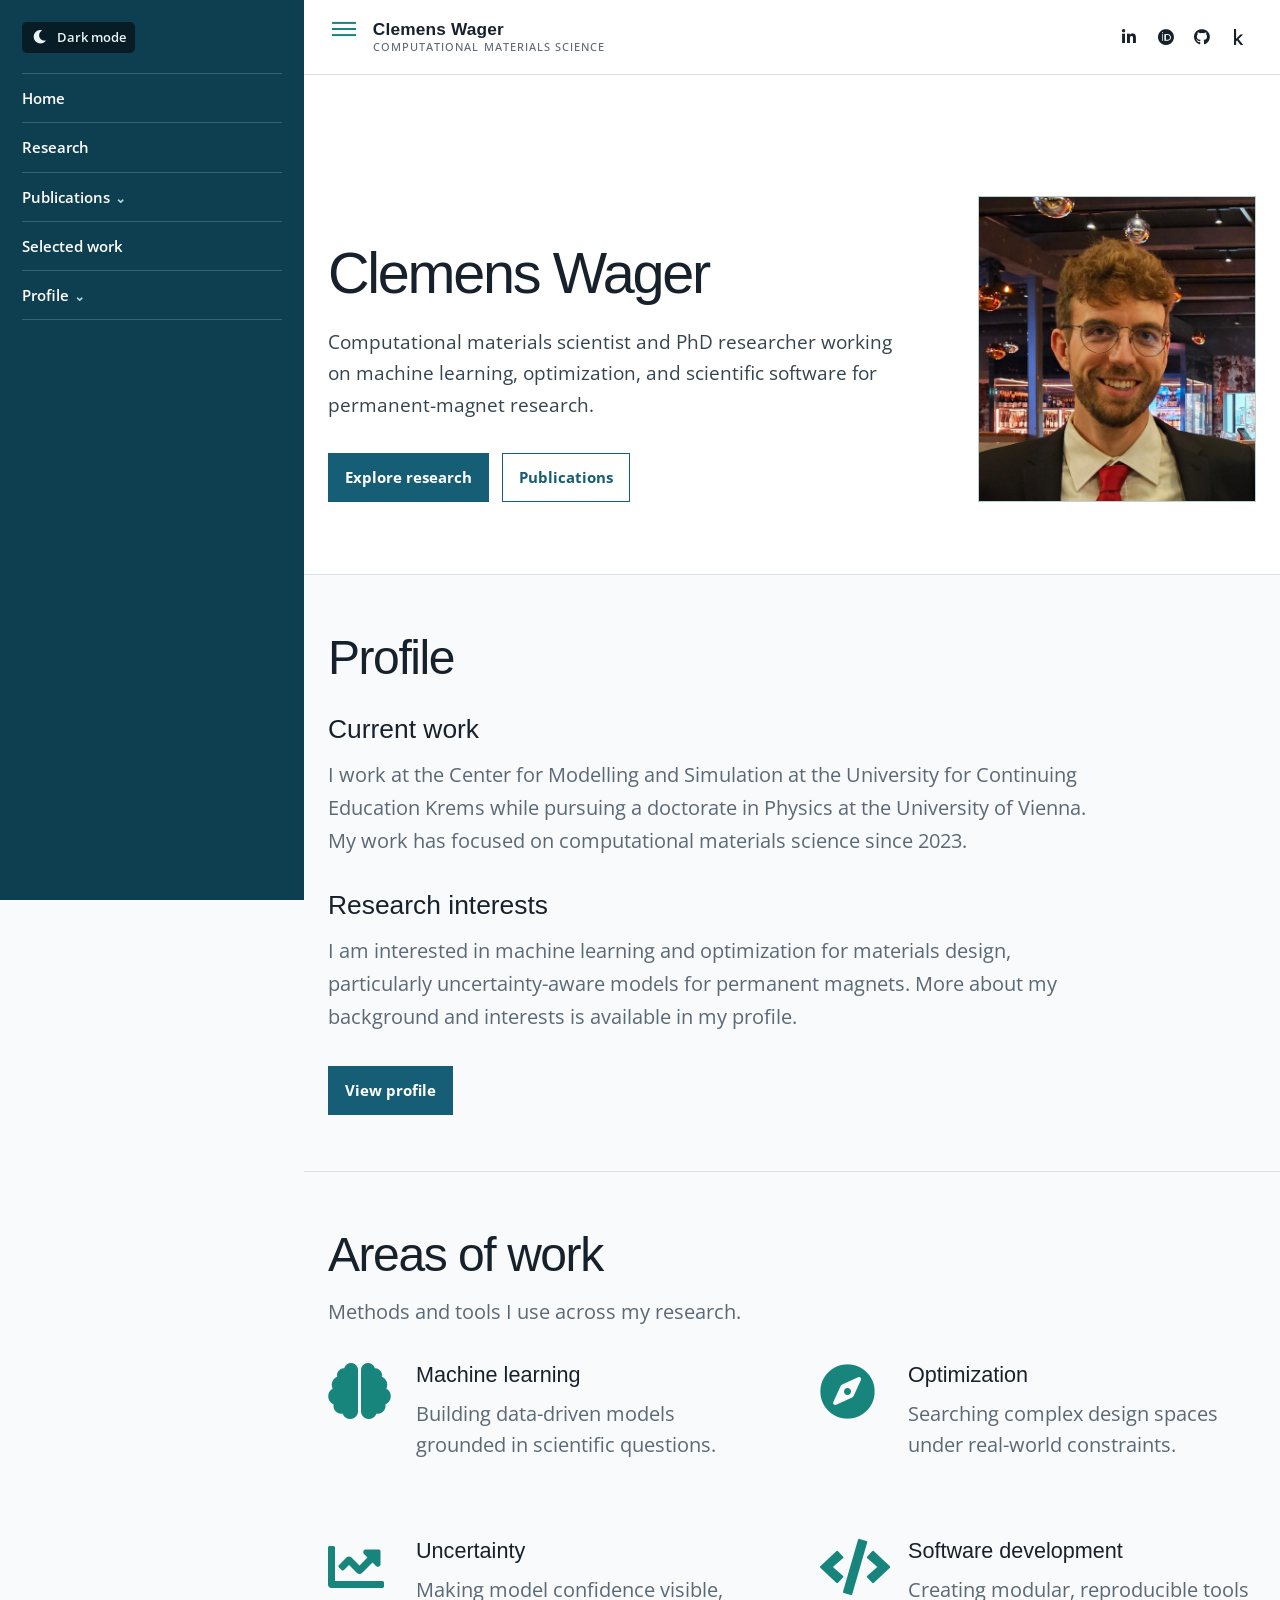
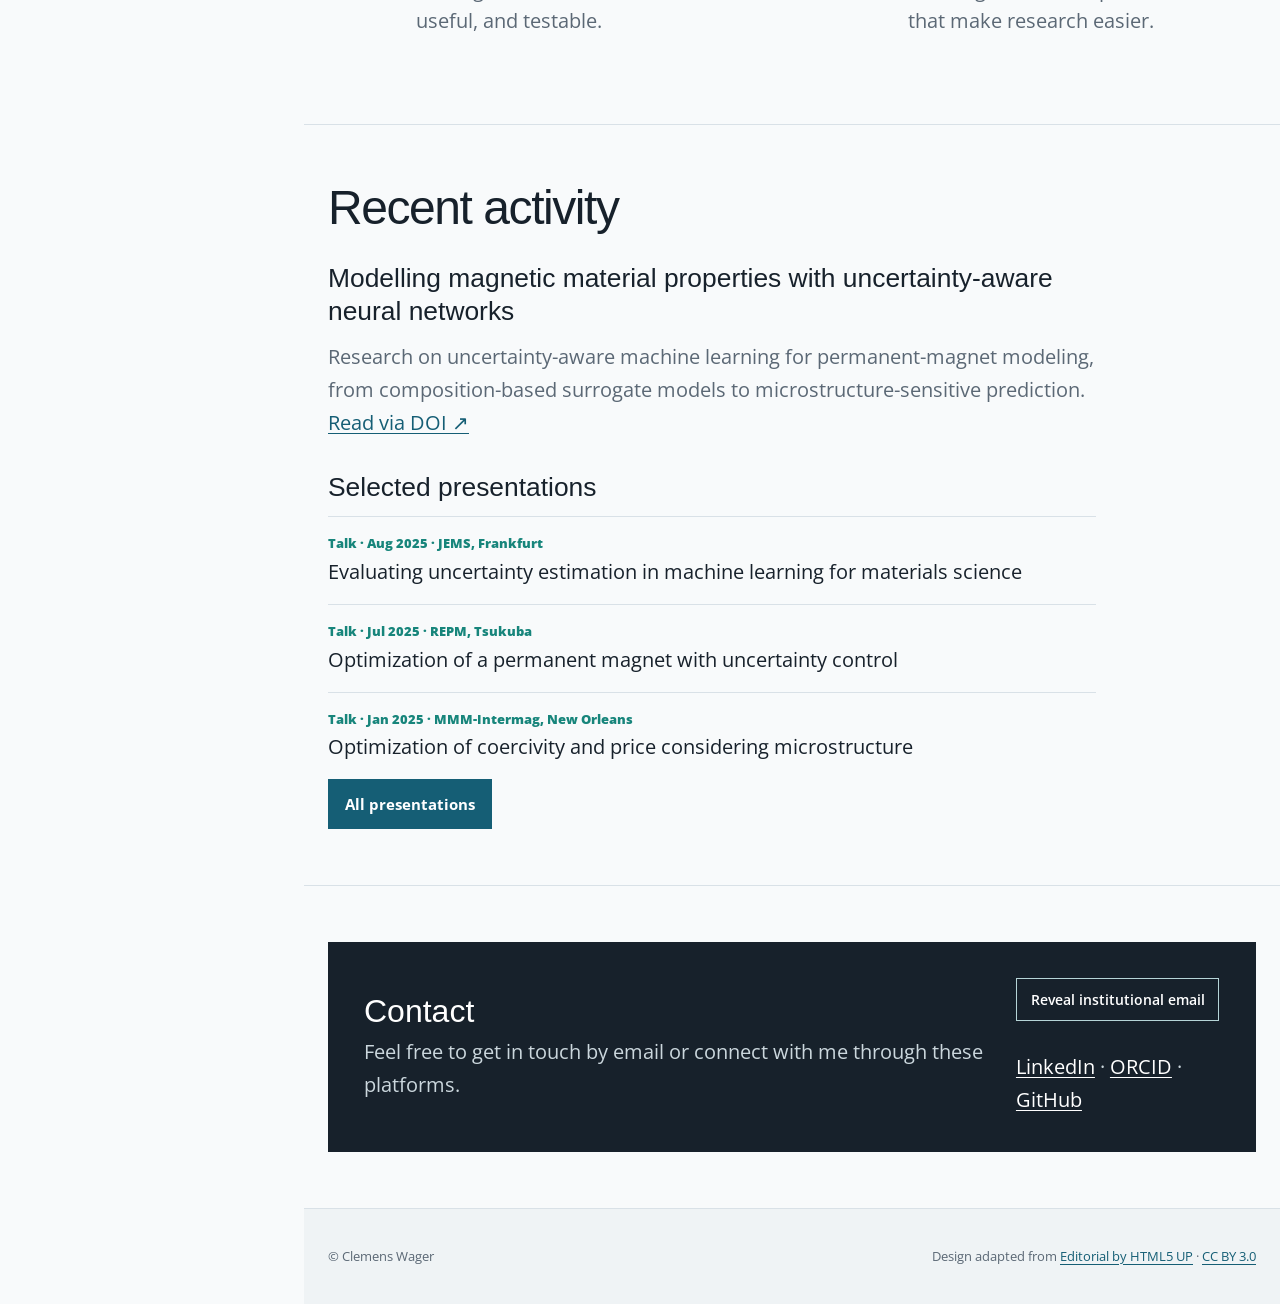
<file: index.html>
<!doctype html>
<html lang="en">
  <head>
    <meta charset="utf-8" />
    <meta name="viewport" content="width=device-width,initial-scale=1" />
    <meta
      name="description"
      content="Clemens Wager is a computational scientist building reliable machine-learning, optimization, and scientific-software workflows."
    />
    <meta name="theme-color" content="#155e75" />
    <meta property="og:title" content="Clemens Wager — Computational Materials Scientist" />
    <meta
      property="og:description"
      content="Scientific computing, machine learning, optimization, and uncertainty quantification."
    />
    <meta property="og:type" content="website" />
    <meta property="og:url" content="https://wagerc97.github.io/" />
    <meta property="og:site_name" content="Clemens Wager" />
    <meta property="og:image" content="https://wagerc97.github.io/images/avatar/me_2025-08.jpeg" />
    <meta property="og:image:width" content="1280" />
    <meta property="og:image:height" content="1280" />
    <meta property="og:image:type" content="image/jpeg" />
    <meta name="twitter:card" content="summary" />
    <link rel="canonical" href="https://wagerc97.github.io/" />
    <title>Clemens Wager | Computational Materials Scientist</title>
    <link rel="icon" type="image/png" href="images/favicon/light_bulb_dark.png" />
    <link rel="stylesheet" href="assets/css/main.css" />
    <link rel="stylesheet" href="assets/css/fontawesome-all.min.css" />
    <link rel="stylesheet" href="assets/css/print.css" />
    <link
      rel="stylesheet"
      href="https://fonts.googleapis.com/css?family=Open+Sans:400,600,400italic,600italic"
    />
    <link
      rel="stylesheet"
      href="https://api.fontshare.com/v2/css?f[]=satoshi@400,500,700&display=swap"
    />
  </head>
  <body>
    <a class="skip-link" href="#main">Skip to content</a>
    <header class="topbar">
      <div class="topbar-inner">
        <div class="topbar-identity">
          <button
            type="button"
            class="menu-toggle"
            aria-expanded="false"
            aria-controls="site-sidebar"
            aria-label="Open navigation"
          >
            Menu</button
          ><a class="brand" href="index.html"
            >Clemens Wager<span>Computational materials science</span></a
          >
        </div>
        <div class="topbar-actions">
          <div class="social-links" role="group" aria-label="Professional links">
            <a
              href="https://www.linkedin.com/in/clemens-wager/?locale=en_US"
              rel="noopener noreferrer"
              aria-label="LinkedIn"
              ><i class="fab fa-linkedin-in" aria-hidden="true"></i></a
            ><a
              href="https://orcid.org/0009-0009-9128-2704"
              rel="noopener noreferrer"
              aria-label="ORCID"
              ><i class="fab fa-orcid" aria-hidden="true"></i></a
            ><a href="https://github.com/wagerc97" rel="noopener noreferrer" aria-label="GitHub"
              ><i class="fab fa-github" aria-hidden="true"></i></a
            ><a href="https://www.kaggle.com/wagerc97" rel="noopener noreferrer" aria-label="Kaggle"
              ><i class="fab fa-kaggle" aria-hidden="true"></i
            ></a>
          </div>
        </div>
      </div>
    </header>
    <aside class="site-sidebar" id="site-sidebar" aria-label="Site navigation">
      <div class="sidebar-inner">
        <button class="theme-toggle" type="button" aria-pressed="false">
          <i class="fas fa-moon" aria-hidden="true"></i>
          <span class="theme-toggle-label">Dark mode</span>
        </button>
        <nav class="site-nav" id="site-nav" aria-label="Main navigation">
          <ul>
            <li><a href="index.html" aria-current="page">Home</a></li>
            <li><a href="sites/research.html">Research</a></li>
            <li>
              <details class="nav-group">
                <summary>Publications</summary>
                <ul>
                  <li><a href="sites/publications.html#papers">Papers</a></li>
                  <li><a href="sites/publications.html#presentations">Presentations</a></li>
                </ul>
              </details>
            </li>
            <li><a href="sites/work.html">Selected work</a></li>
            <li>
              <details class="nav-group">
                <summary>Profile</summary>
                <ul>
                  <li><a href="sites/profile.html#about">About</a></li>
                  <li><a href="sites/profile.html#interests">Interests</a></li>
                  <li><a href="sites/profile.html#timeline">Selected CV</a></li>
                </ul>
              </details>
            </li>
          </ul>
        </nav>
      </div>
    </aside>
    <main id="main">
      <section class="hero" id="introduction">
        <div class="container hero-grid">
          <div>
            <h1>Clemens Wager</h1>
            <p>
              Computational materials scientist and PhD researcher working on machine learning,
              optimization, and scientific software for permanent-magnet research.
            </p>
            <div class="actions">
              <a class="button" href="sites/research.html">Explore research</a
              ><a class="button ghost" href="sites/publications.html">Publications</a>
            </div>
          </div>
          <figure class="hero-avatar">
            <img src="images/avatar/me_2025-08.jpeg" alt="Clemens Wager" />
          </figure>
        </div>
      </section>
      <section id="about">
        <div class="container">
          <div class="section-heading">
            <h2>Profile</h2>
          </div>
          <div class="intro-statements">
            <article>
              <h3>Current work</h3>
              <p>
                I work at the Center for Modelling and Simulation at the University for Continuing
                Education Krems while pursuing a doctorate in Physics at the University of Vienna.
                My work has focused on computational materials science since 2023.
              </p>
            </article>
            <article>
              <h3>Research interests</h3>
              <p>
                I am interested in machine learning and optimization for materials design,
                particularly uncertainty-aware models for permanent magnets. More about my
                background and interests is available in my profile.
              </p>
              <br />
              <a class="button" href="sites/profile.html">View profile</a>
            </article>
          </div>
        </div>
      </section>
      <section id="topics">
        <div class="container">
          <div class="section-heading">
            <h2>Areas of work</h2>
            <p>Methods and tools I use across my research.</p>
          </div>
          <div class="topic-list topic-list-icons">
            <article>
              <span class="icon fas fa-brain" aria-hidden="true"></span>
              <h3>Machine learning</h3>
              <p>Building data-driven models grounded in scientific questions.</p>
            </article>
            <article>
              <span class="icon fas fa-compass" aria-hidden="true"></span>
              <h3>Optimization</h3>
              <p>Searching complex design spaces under real-world constraints.</p>
            </article>
            <article>
              <span class="icon fas fa-chart-line" aria-hidden="true"></span>
              <h3>Uncertainty</h3>
              <p>Making model confidence visible, useful, and testable.</p>
            </article>
            <article>
              <span class="icon fas fa-code" aria-hidden="true"></span>
              <h3>Software development</h3>
              <p>Creating modular, reproducible tools that make research easier.</p>
            </article>
          </div>
        </div>
      </section>
      <section id="highlights">
        <div class="container">
          <div class="section-heading">
            <h2>Recent activity</h2>
          </div>
          <div class="intro-statements">
            <article>
              <h3>Modelling magnetic material properties with uncertainty-aware neural networks</h3>
              <p>
                Research on uncertainty-aware machine learning for permanent-magnet modeling, from
                composition-based surrogate models to microstructure-sensitive prediction.
              </p>
              <a href="https://doi.org/10.1016/j.commatsci.2026.115073" rel="noopener noreferrer"
                >Read via DOI ↗</a
              >
            </article>
            <article>
              <h3>Selected presentations</h3>
              <ul class="talks">
                <li>
                  <time datetime="2025-08-28">Talk · Aug 2025 · JEMS, Frankfurt</time>Evaluating
                  uncertainty estimation in machine learning for materials science
                </li>
                <li>
                  <time datetime="2025-07-31">Talk · Jul 2025 · REPM, Tsukuba</time>Optimization of
                  a permanent magnet with uncertainty control
                </li>
                <li>
                  <time datetime="2025-01-15">Talk · Jan 2025 · MMM-Intermag, New Orleans</time
                  >Optimization of coercivity and price considering microstructure
                </li>
              </ul>
              <a class="button" href="sites/publications.html#presentations">All presentations</a>
            </article>
          </div>
        </div>
      </section>
      <!--section id="selected-work">
        <div class="container">
          <div class="section-heading">
            <h2>Selected software and projects</h2>
            <p>A selection of the software and computational projects that support my research.</p>
          </div>
          <a class="button" href="sites/work.html">View selected work</a>
        </div>
      </section-->
    </main>
    <section>
      <div class="container">
        <div class="contact-box">
          <div>
            <h2>Contact</h2>
            <p>Feel free to get in touch by email or connect with me through these platforms.</p>
          </div>
          <div>
            <button class="email-reveal" type="button" data-email-reveal>
              Reveal institutional email
            </button>
            <div class="email-output" aria-live="polite"></div>
            <p>
              <a
                href="https://www.linkedin.com/in/clemens-wager/?locale=en_US"
                rel="noopener noreferrer"
                >LinkedIn</a
              >
              ·
              <a href="https://orcid.org/0009-0009-9128-2704" rel="noopener noreferrer">ORCID</a> ·
              <a href="https://github.com/wagerc97" rel="noopener noreferrer">GitHub</a>
            </p>
          </div>
        </div>
      </div>
    </section>
    <footer class="site-footer">
      <div class="container footer-inner">
        <span>© Clemens Wager</span
        ><span
          >Design adapted from <a href="https://html5up.net/editorial">Editorial by HTML5 UP</a> ·
          <a href="LICENSE.txt">CC BY 3.0</a></span
        >
      </div>
    </footer>
    <script src="assets/js/main.js"></script>
  </body>
</html>
</file>
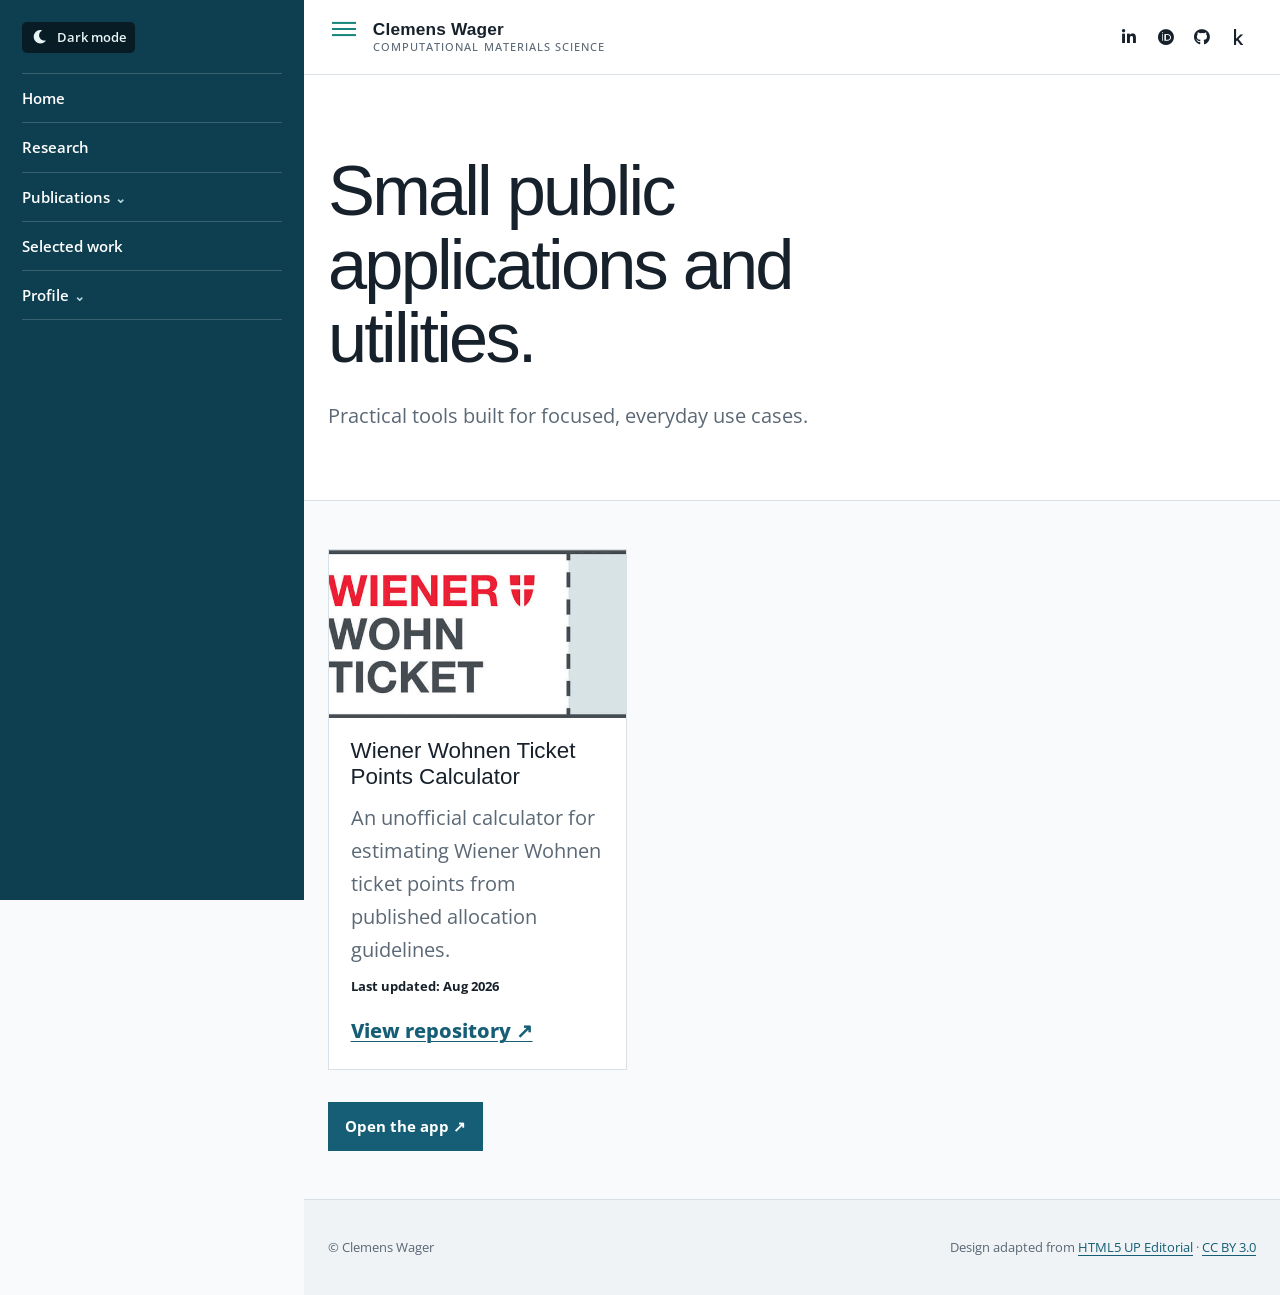
<file: sites/apps.html>
<!doctype html>
<html lang="en">
  <head>
    <meta charset="utf-8" />
    <meta name="viewport" content="width=device-width,initial-scale=1" />
    <meta name="description" content="Small public applications and utilities by Clemens Wager." />
    <meta property="og:title" content="Apps | Clemens Wager" />
    <meta
      property="og:description"
      content="Small public applications and utilities by Clemens Wager."
    />
    <meta property="og:type" content="website" />
    <meta property="og:url" content="https://wagerc97.github.io/sites/apps.html" />
    <meta property="og:site_name" content="Clemens Wager" />
    <meta property="og:image" content="https://wagerc97.github.io/images/avatar/me_2025-08.jpeg" />
    <meta property="og:image:width" content="1280" />
    <meta property="og:image:height" content="1280" />
    <meta property="og:image:type" content="image/jpeg" />
    <meta name="twitter:card" content="summary" />
    <link rel="canonical" href="https://wagerc97.github.io/sites/apps.html" />
    <title>Apps | Clemens Wager</title>
    <link rel="icon" type="image/png" href="../images/favicon/light_bulb_dark.png" />
    <link rel="stylesheet" href="../assets/css/main.css" />
    <link rel="stylesheet" href="../assets/css/fontawesome-all.min.css" />
    <link
      rel="stylesheet"
      href="https://fonts.googleapis.com/css?family=Open+Sans:400,600,400italic,600italic"
    />
    <link
      rel="stylesheet"
      href="https://api.fontshare.com/v2/css?f[]=satoshi@400,500,700&display=swap"
    />
  </head>
  <body>
    <a class="skip-link" href="#main">Skip to content</a>
    <header class="topbar">
      <div class="topbar-inner">
        <div class="topbar-identity">
          <button
            type="button"
            class="menu-toggle"
            aria-expanded="false"
            aria-controls="site-sidebar"
            aria-label="Open navigation"
          >
            Menu</button
          ><a class="brand" href="../index.html"
            >Clemens Wager<span>Computational materials science</span></a
          >
        </div>
        <div class="topbar-actions">
          <div class="social-links" role="group" aria-label="Professional links">
            <a
              href="https://www.linkedin.com/in/clemens-wager/?locale=en_US"
              rel="noopener noreferrer"
              aria-label="LinkedIn"
              ><i class="fab fa-linkedin-in" aria-hidden="true"></i></a
            ><a
              href="https://orcid.org/0009-0009-9128-2704"
              rel="noopener noreferrer"
              aria-label="ORCID"
              ><i class="fab fa-orcid" aria-hidden="true"></i></a
            ><a href="https://github.com/wagerc97" rel="noopener noreferrer" aria-label="GitHub"
              ><i class="fab fa-github" aria-hidden="true"></i></a
            ><a href="https://www.kaggle.com/wagerc97" rel="noopener noreferrer" aria-label="Kaggle"
              ><i class="fab fa-kaggle" aria-hidden="true"></i
            ></a>
          </div>
        </div>
      </div>
    </header>
    <aside class="site-sidebar" id="site-sidebar" aria-label="Site navigation">
      <div class="sidebar-inner">
        <button class="theme-toggle" type="button" aria-pressed="false">
          <i class="fas fa-moon" aria-hidden="true"></i>
          <span class="theme-toggle-label">Dark mode</span>
        </button>
        <nav class="site-nav" id="site-nav" aria-label="Main navigation">
          <ul>
            <li><a href="../index.html">Home</a></li>
            <li><a href="research.html">Research</a></li>
            <li>
              <details class="nav-group">
                <summary>Publications</summary>
                <ul>
                  <li><a href="publications.html#papers">Papers</a></li>
                  <li><a href="publications.html#presentations">Presentations</a></li>
                </ul>
              </details>
            </li>
            <li><a href="work.html">Selected work</a></li>
            <li>
              <details class="nav-group">
                <summary>Profile</summary>
                <ul>
                  <li><a href="profile.html#about">About</a></li>
                  <li><a href="profile.html#interests">Interests</a></li>
                  <li><a href="profile.html#timeline">Selected CV</a></li>
                </ul>
              </details>
            </li>
          </ul>
        </nav>
      </div>
    </aside>
    <main id="main">
      <section class="page-hero" id="introduction">
        <div class="container">
          <h1>Small public applications and utilities.</h1>
          <p>Practical tools built for focused, everyday use cases.</p>
        </div>
      </section>
      <section class="page-section" id="apps">
        <div class="container">
          <div class="work-grid">
            <article>
              <a
                class="project-image-link"
                href="https://wagerc97.github.io/wiener_wohnen_ticket_punkte/"
                rel="noopener noreferrer"
                aria-label="View Wiener Wohnen Ticket Points Calculator repository"
                ><img
                  class="project-thumb"
                  src="../images/thumbs/wiener_wohn_ticket.jpeg"
                  alt="Application interface sketch"
              /></a>
              <h3>Wiener Wohnen Ticket Points Calculator</h3>
              <p>
                An unofficial calculator for estimating Wiener Wohnen ticket points from published
                allocation guidelines.
              </p>
              <p class="project-date">
                <time datetime="2026-08-14">Last updated: Aug 2026</time>
              </p>
              <a
                href="https://github.com/wagerc97/wiener_wohnen_ticket_punkte"
                rel="noopener noreferrer"
                >View repository ↗</a
              >
            </article>
          </div>
          <div class="actions">
            <a
              class="button"
              href="https://wagerc97.github.io/wiener_wohnen_ticket_punkte/"
              rel="noopener noreferrer"
              >Open the app ↗</a
            >
          </div>
        </div>
      </section>
    </main>
    <footer class="site-footer">
      <div class="container footer-inner">
        <span>© Clemens Wager</span
        ><span
          >Design adapted from <a href="https://html5up.net/editorial">HTML5 UP Editorial</a> ·
          <a href="../LICENSE.txt">CC BY 3.0</a></span
        >
      </div>
    </footer>
    <script src="../assets/js/main.js"></script>
  </body>
</html>
</file>
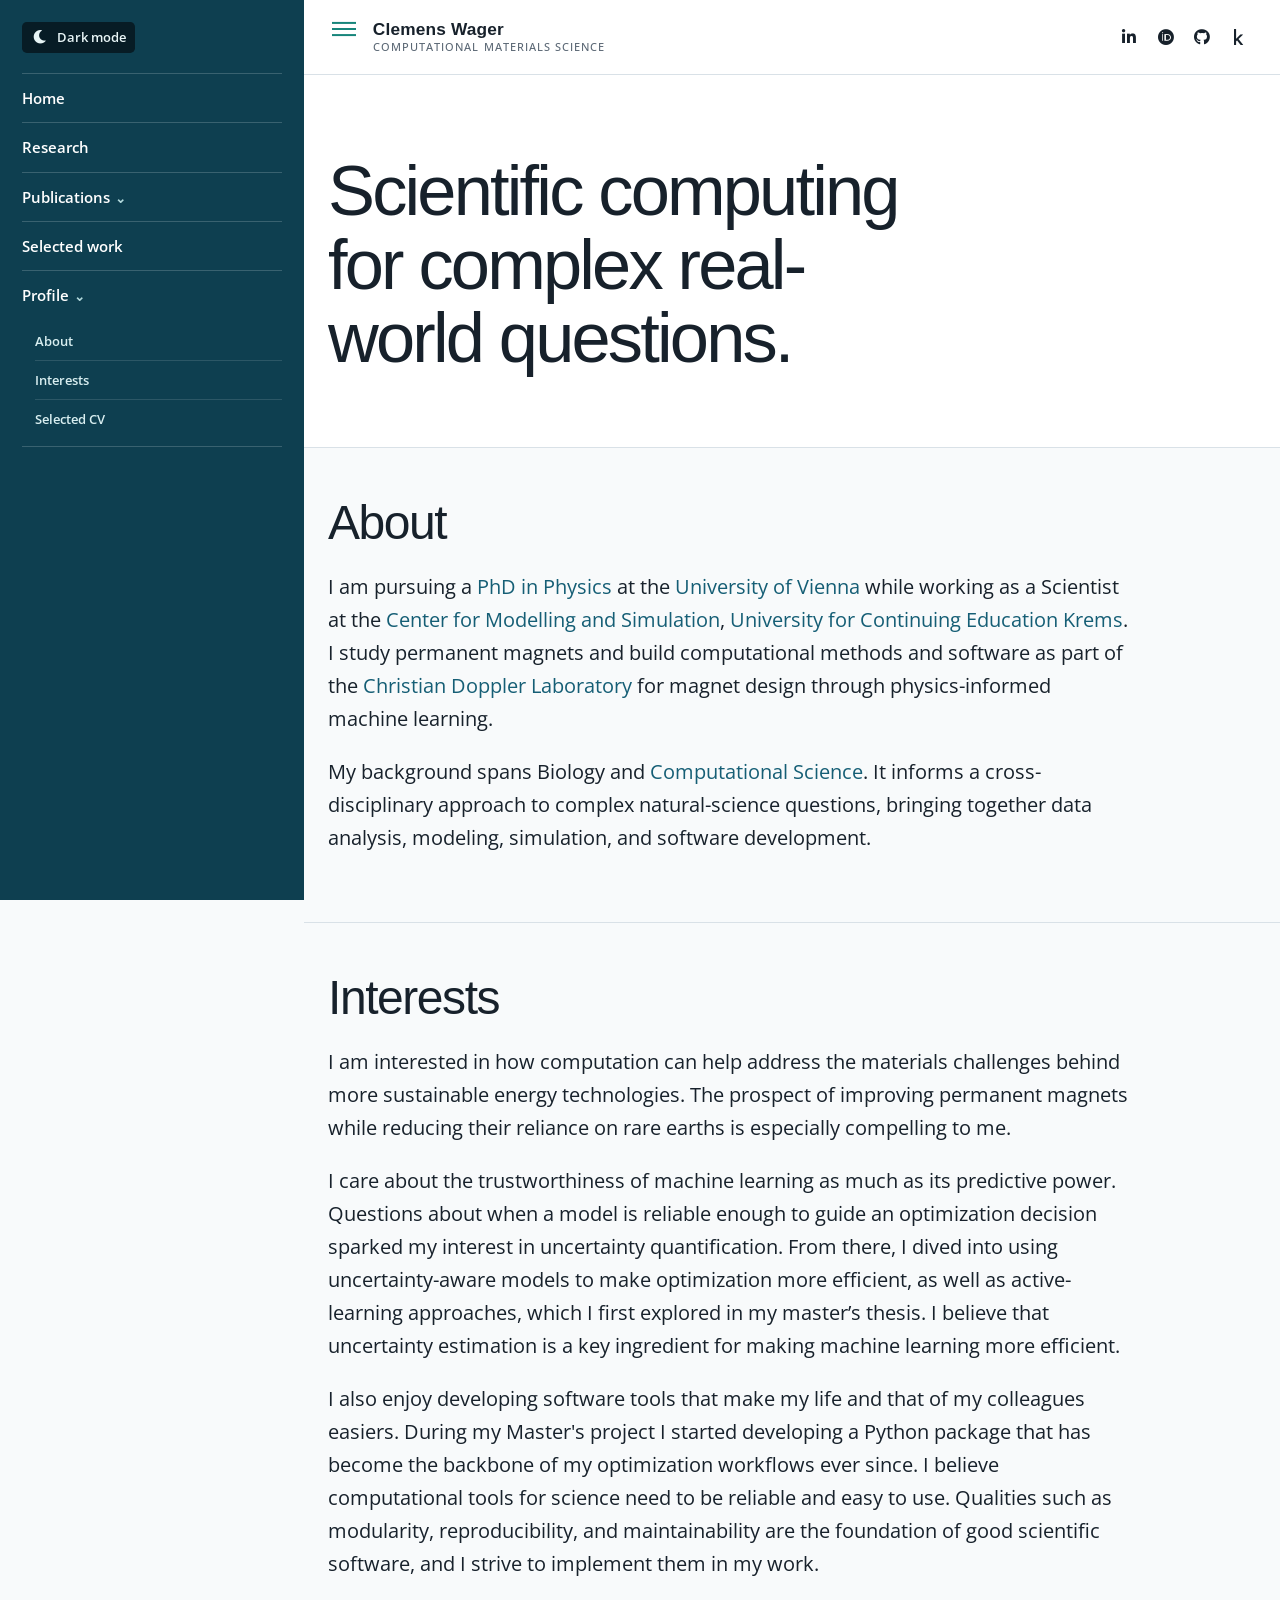
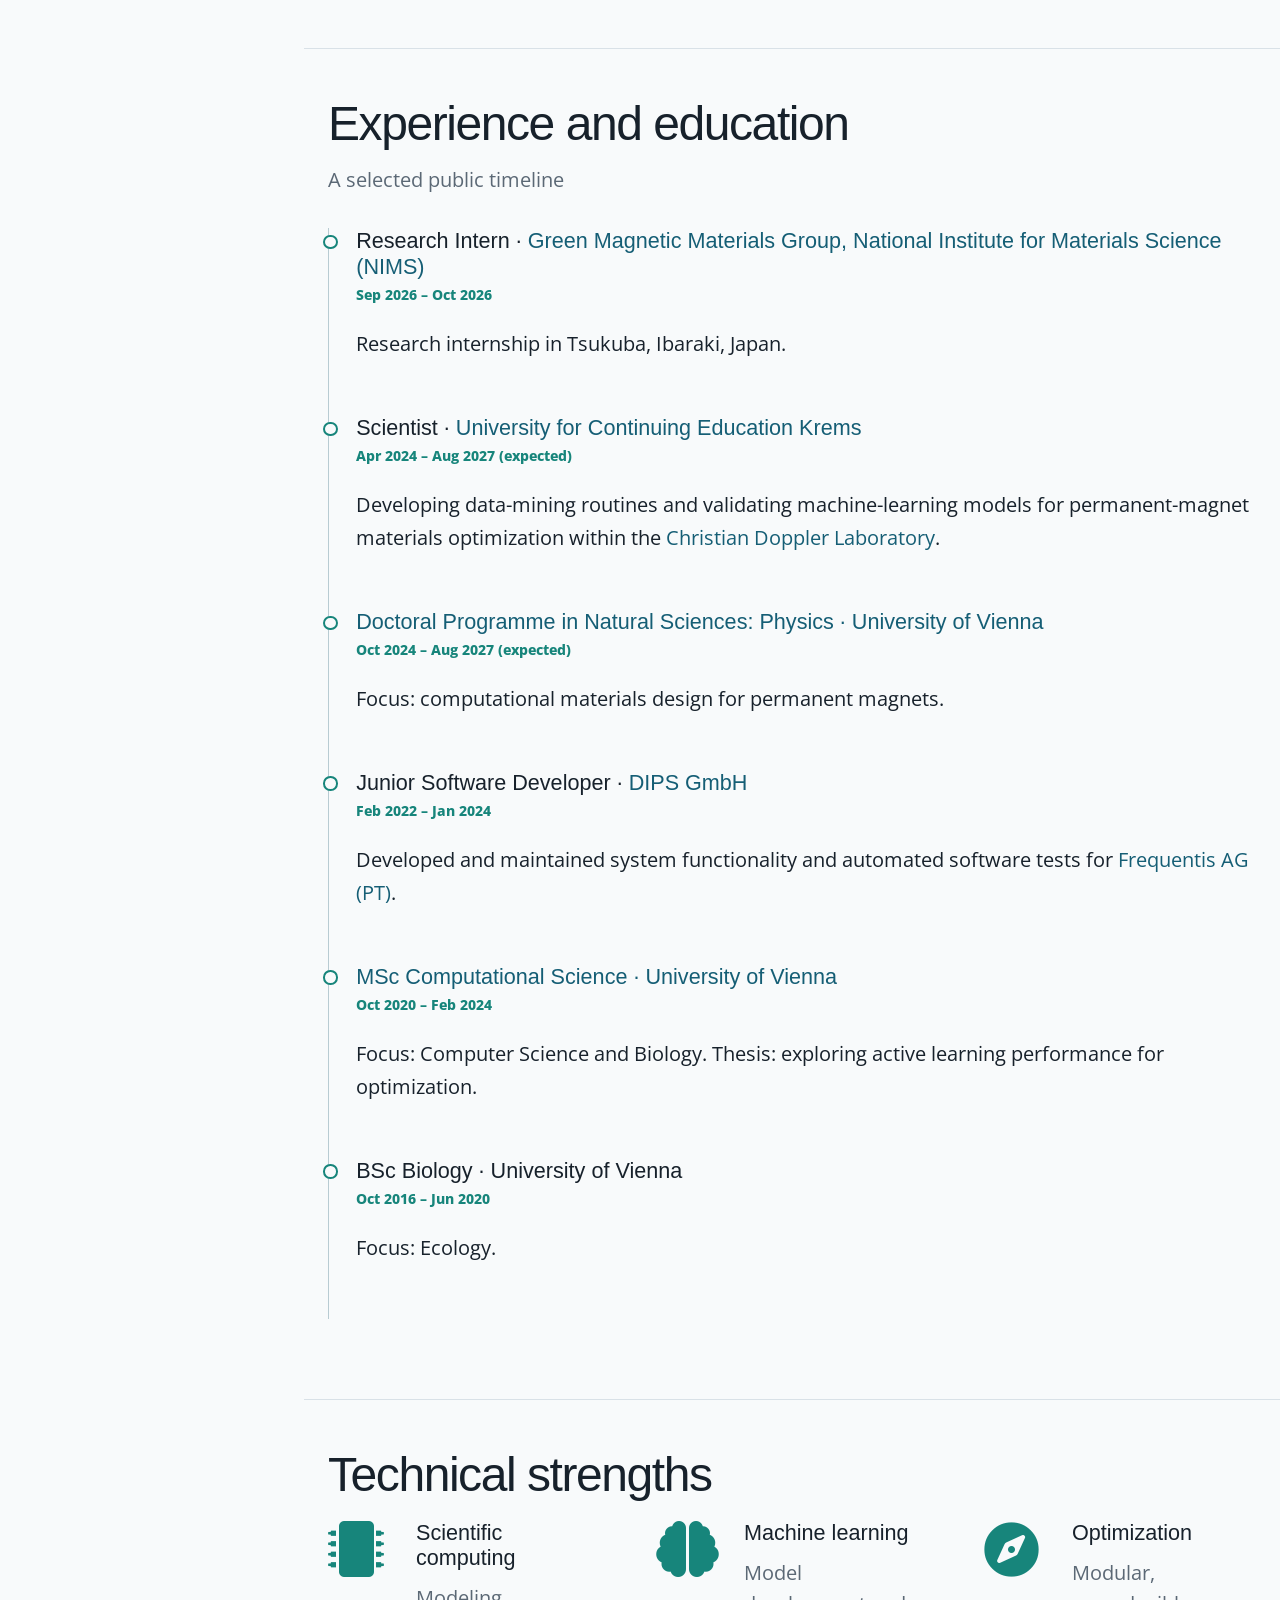
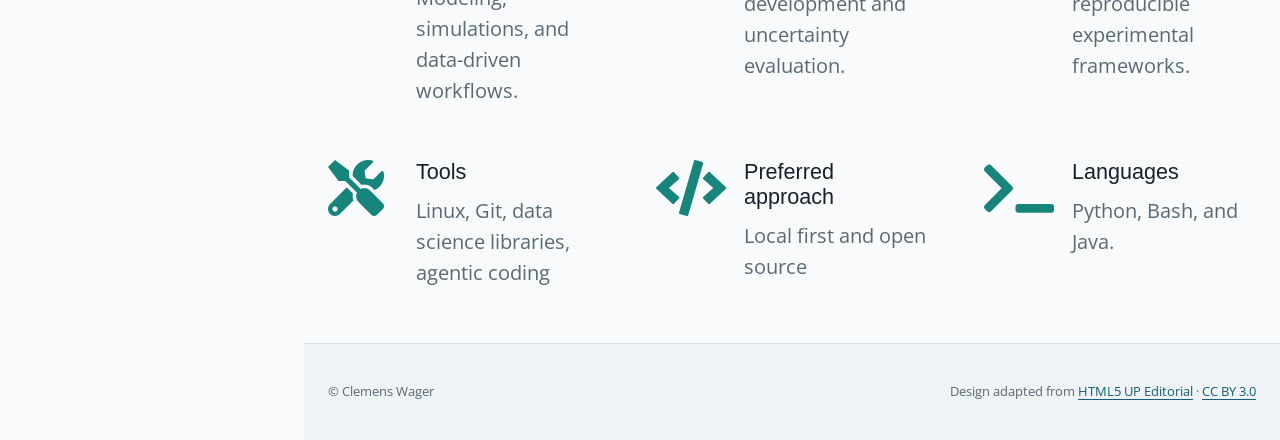
<file: sites/profile.html>
<!doctype html>
<html lang="en">
  <head>
    <meta charset="utf-8" />
    <meta name="viewport" content="width=device-width,initial-scale=1" />
    <meta
      name="description"
      content="Professional profile of Clemens Wager, computational materials scientist."
    />
    <meta property="og:title" content="Profile | Clemens Wager" />
    <meta
      property="og:description"
      content="Professional profile of Clemens Wager, computational materials scientist."
    />
    <meta property="og:type" content="website" />
    <meta property="og:url" content="https://wagerc97.github.io/sites/profile.html" />
    <meta property="og:site_name" content="Clemens Wager" />
    <meta property="og:image" content="https://wagerc97.github.io/images/avatar/me_2025-08.jpeg" />
    <meta property="og:image:width" content="1280" />
    <meta property="og:image:height" content="1280" />
    <meta property="og:image:type" content="image/jpeg" />
    <meta name="twitter:card" content="summary" />
    <link rel="canonical" href="https://wagerc97.github.io/sites/profile.html" />
    <title>Profile | Clemens Wager</title>
    <link rel="icon" type="image/png" href="../images/favicon/light_bulb_dark.png" />
    <link rel="stylesheet" href="../assets/css/main.css" />
    <link rel="stylesheet" href="../assets/css/fontawesome-all.min.css" />
    <link
      rel="stylesheet"
      href="https://fonts.googleapis.com/css?family=Open+Sans:400,600,400italic,600italic"
    />
    <link
      rel="stylesheet"
      href="https://api.fontshare.com/v2/css?f[]=satoshi@400,500,700&display=swap"
    />
  </head>
  <body>
    <a class="skip-link" href="#main">Skip to content</a>
    <header class="topbar">
      <div class="topbar-inner">
        <div class="topbar-identity">
          <button
            type="button"
            class="menu-toggle"
            aria-expanded="false"
            aria-controls="site-sidebar"
            aria-label="Open navigation"
          >
            Menu</button
          ><a class="brand" href="../index.html"
            >Clemens Wager<span>Computational materials science</span></a
          >
        </div>
        <div class="topbar-actions">
          <div class="social-links" role="group" aria-label="Professional links">
            <a
              href="https://www.linkedin.com/in/clemens-wager/?locale=en_US"
              rel="noopener noreferrer"
              aria-label="LinkedIn"
              ><i class="fab fa-linkedin-in" aria-hidden="true"></i></a
            ><a
              href="https://orcid.org/0009-0009-9128-2704"
              rel="noopener noreferrer"
              aria-label="ORCID"
              ><i class="fab fa-orcid" aria-hidden="true"></i></a
            ><a href="https://github.com/wagerc97" rel="noopener noreferrer" aria-label="GitHub"
              ><i class="fab fa-github" aria-hidden="true"></i></a
            ><a href="https://www.kaggle.com/wagerc97" rel="noopener noreferrer" aria-label="Kaggle"
              ><i class="fab fa-kaggle" aria-hidden="true"></i
            ></a>
          </div>
        </div>
      </div>
    </header>
    <aside class="site-sidebar" id="site-sidebar" aria-label="Site navigation">
      <div class="sidebar-inner">
        <button class="theme-toggle" type="button" aria-pressed="false">
          <i class="fas fa-moon" aria-hidden="true"></i>
          <span class="theme-toggle-label">Dark mode</span>
        </button>
        <nav class="site-nav" id="site-nav" aria-label="Main navigation">
          <ul>
            <li><a href="../index.html">Home</a></li>
            <li><a href="research.html">Research</a></li>
            <li>
              <details class="nav-group">
                <summary>Publications</summary>
                <ul>
                  <li><a href="publications.html#papers">Papers</a></li>
                  <li><a href="publications.html#presentations">Presentations</a></li>
                </ul>
              </details>
            </li>
            <li><a href="work.html">Selected work</a></li>
            <li>
              <details class="nav-group" open>
                <summary>Profile</summary>
                <ul>
                  <li><a href="#about">About</a></li>
                  <li><a href="#interests">Interests</a></li>
                  <li><a href="#timeline">Selected CV</a></li>
                </ul>
              </details>
            </li>
          </ul>
        </nav>
      </div>
    </aside>
    <main id="main">
      <section class="page-hero" id="introduction">
        <div class="container">
          <h1>Scientific computing for complex real-world questions.</h1>
        </div>
      </section>
      <section class="page-section" id="about">
        <div class="container">
          <div class="prose">
            <h2>About</h2>
            <p>
              I am pursuing a
              <a
                href="https://ssc-physik.univie.ac.at/en/studying/doctorate/"
                rel="noopener noreferrer"
                >PhD in Physics</a
              >
              at the
              <a href="https://www.univie.ac.at/en/" rel="noopener noreferrer"
                >University of Vienna</a
              >
              while working as a Scientist at the
              <a
                href="https://www.donau-uni.ac.at/en/university/faculties/education-arts-architecture/departments/integrated-sensor-systems/centers/modelling-and-simulation.html"
                rel="noopener noreferrer"
                >Center for Modelling and Simulation</a
              >,
              <a href="https://www.donau-uni.ac.at/en.html" rel="noopener noreferrer"
                >University for Continuing Education Krems</a
              >. I study permanent magnets and build computational methods and software as part of
              the
              <a
                href="https://www.cdg.ac.at/en/research-units/labor/magnet-design-through-physics-informed-machine-learning"
                rel="noopener noreferrer"
                >Christian Doppler Laboratory</a
              >
              for magnet design through physics-informed machine learning.
            </p>
            <p>
              My background spans Biology and
              <a
                href="https://studieren.univie.ac.at/en/find-you-degree-programme/masters-programmes/computational-science-masters-programme"
                rel="noopener noreferrer"
                >Computational Science</a
              >. It informs a cross-disciplinary approach to complex natural-science questions,
              bringing together data analysis, modeling, simulation, and software development.
            </p>
          </div>
        </div>
      </section>
      <section class="page-section" id="interests">
        <div class="container">
          <div class="prose">
            <h2>Interests</h2>
            <p>
              I am interested in how computation can help address the materials challenges behind
              more sustainable energy technologies. The prospect of improving permanent magnets
              while reducing their reliance on rare earths is especially compelling to me. 
            </p>
            <p>
              I care about the trustworthiness of machine learning as much as its predictive power.
              Questions about when a model is reliable enough to guide an optimization decision
              sparked my interest in uncertainty quantification. From there, I dived into using
              uncertainty-aware models to make optimization more efficient, as well as
              active-learning approaches, which I first explored in my master’s thesis.
              I believe that uncertainty estimation is a key ingredient for making machine learning more efficient.  
            </p>
            <p>
              I also enjoy developing software tools that make my life and that of my colleagues easiers. 
              During my Master's project I started developing a Python package that has become the backbone 
              of my optimization workflows ever since. 
              I believe computational tools for science need to be reliable and easy to use. 
              Qualities such as modularity, reproducibility, and maintainability are the foundation of good scientific software, 
              and I strive to implement them in my work.
            </p>
          </div>
        </div>
      </section>
      <section class="page-section" id="timeline">
        <div class="container">
          <div class="section-heading">
            <h2>Experience and education</h2>
            <p>A selected public timeline</p>
          </div>
          <div class="timeline">
            <article>
              <h3>
                Research Intern ·
                <a href="https://www.nims.go.jp/group/gmmg/" rel="noopener noreferrer"
                  >Green Magnetic Materials Group, National Institute for Materials Science
                  (NIMS)</a
                >
              </h3>
              <span class="when">Sep 2026 – Oct 2026</span>
              <p>Research internship in Tsukuba, Ibaraki, Japan.</p>
            </article>
            <article>
              <h3>
                Scientist ·
                <a href="https://www.donau-uni.ac.at/en.html" rel="noopener noreferrer"
                  >University for Continuing Education Krems</a
                >
              </h3>
              <span class="when">Apr 2024 – Aug 2027 (expected)</span>
              <p>
                Developing data-mining routines and validating machine-learning models for
                permanent-magnet materials optimization within the
                <a
                  href="https://www.cdg.ac.at/en/research-units/labor/magnet-design-through-physics-informed-machine-learning"
                  rel="noopener noreferrer"
                  >Christian Doppler Laboratory</a
                >.
              </p>
            </article>
            <article>
              <h3>
                <a
                  href="https://ssc-physik.univie.ac.at/en/studying/doctorate/"
                  rel="noopener noreferrer"
                  >Doctoral Programme in Natural Sciences: Physics · University of Vienna</a
                >
              </h3>
              <span class="when">Oct 2024 – Aug 2027 (expected)</span>
              <p>Focus: computational materials design for permanent magnets.</p>
            </article>
            <article>
              <h3>
                Junior Software Developer ·
                <a href="https://dips-gmbh.at/" rel="noopener noreferrer">DIPS GmbH</a>
              </h3>
              <span class="when">Feb 2022 – Jan 2024</span>
              <p>
                Developed and maintained system functionality and automated software tests for
                <a href="https://www.frequentis.com/en/public-transport" rel="noopener noreferrer"
                  >Frequentis AG (PT)</a
                >.
              </p>
            </article>
            <article>
              <h3>
                <a
                  href="https://studieren.univie.ac.at/en/find-you-degree-programme/masters-programmes/computational-science-masters-programme"
                  rel="noopener noreferrer"
                  >MSc Computational Science · University of Vienna</a
                >
              </h3>
              <span class="when">Oct 2020 – Feb 2024</span>
              <p>
                Focus: Computer Science and Biology. Thesis: exploring active learning performance
                for optimization.
              </p>
            </article>
            <article>
              <h3>BSc Biology · University of Vienna</h3>
              <span class="when">Oct 2016 – Jun 2020</span>
              <p>Focus: Ecology.</p>
            </article>
          </div>
        </div>
      </section>
      <section class="page-section" id="technical-strengths">
        <div class="container">
          <h2>Technical strengths</h2>
          <div class="topic-list topic-list-icons strength-list">
            <article>
              <span class="icon fas fa-microchip" aria-hidden="true"></span>
              <h3>Scientific computing</h3>
              <p>Modeling, simulations, and data-driven workflows.</p>
            </article>
            <article>
              <span class="icon fas fa-brain" aria-hidden="true"></span>
              <h3>Machine learning</h3>
              <p>Model development and uncertainty evaluation.</p>
            </article>
            <article>
              <span class="icon fas fa-compass" aria-hidden="true"></span>
              <h3>Optimization</h3>
              <p>Modular, reproducible experimental frameworks.</p>
            </article>
            <article>
              <span class="icon fas fa-tools" aria-hidden="true"></span>
              <h3>Tools</h3>
              <p>Linux, Git, data science libraries, agentic coding</p>
            </article>
            <article>
              <span class="icon fas fa-code" aria-hidden="true"></span>
              <h3>Preferred approach</h3>
              <p>Local first and open source</p>
            </article>
            <article>
              <span class="icon fas fa-terminal" aria-hidden="true"></span>
              <h3>Languages</h3>
              <p>Python, Bash, and Java.</p>
            </article>
          </div>
        </div>
      </section>
    </main>
    <footer class="site-footer">
      <div class="container footer-inner">
        <span>© Clemens Wager</span
        ><span
          >Design adapted from <a href="https://html5up.net/editorial">HTML5 UP Editorial</a> ·
          <a href="../LICENSE.txt">CC BY 3.0</a></span
        >
      </div>
    </footer>
    <script src="../assets/js/main.js"></script>
  </body>
</html>
</file>
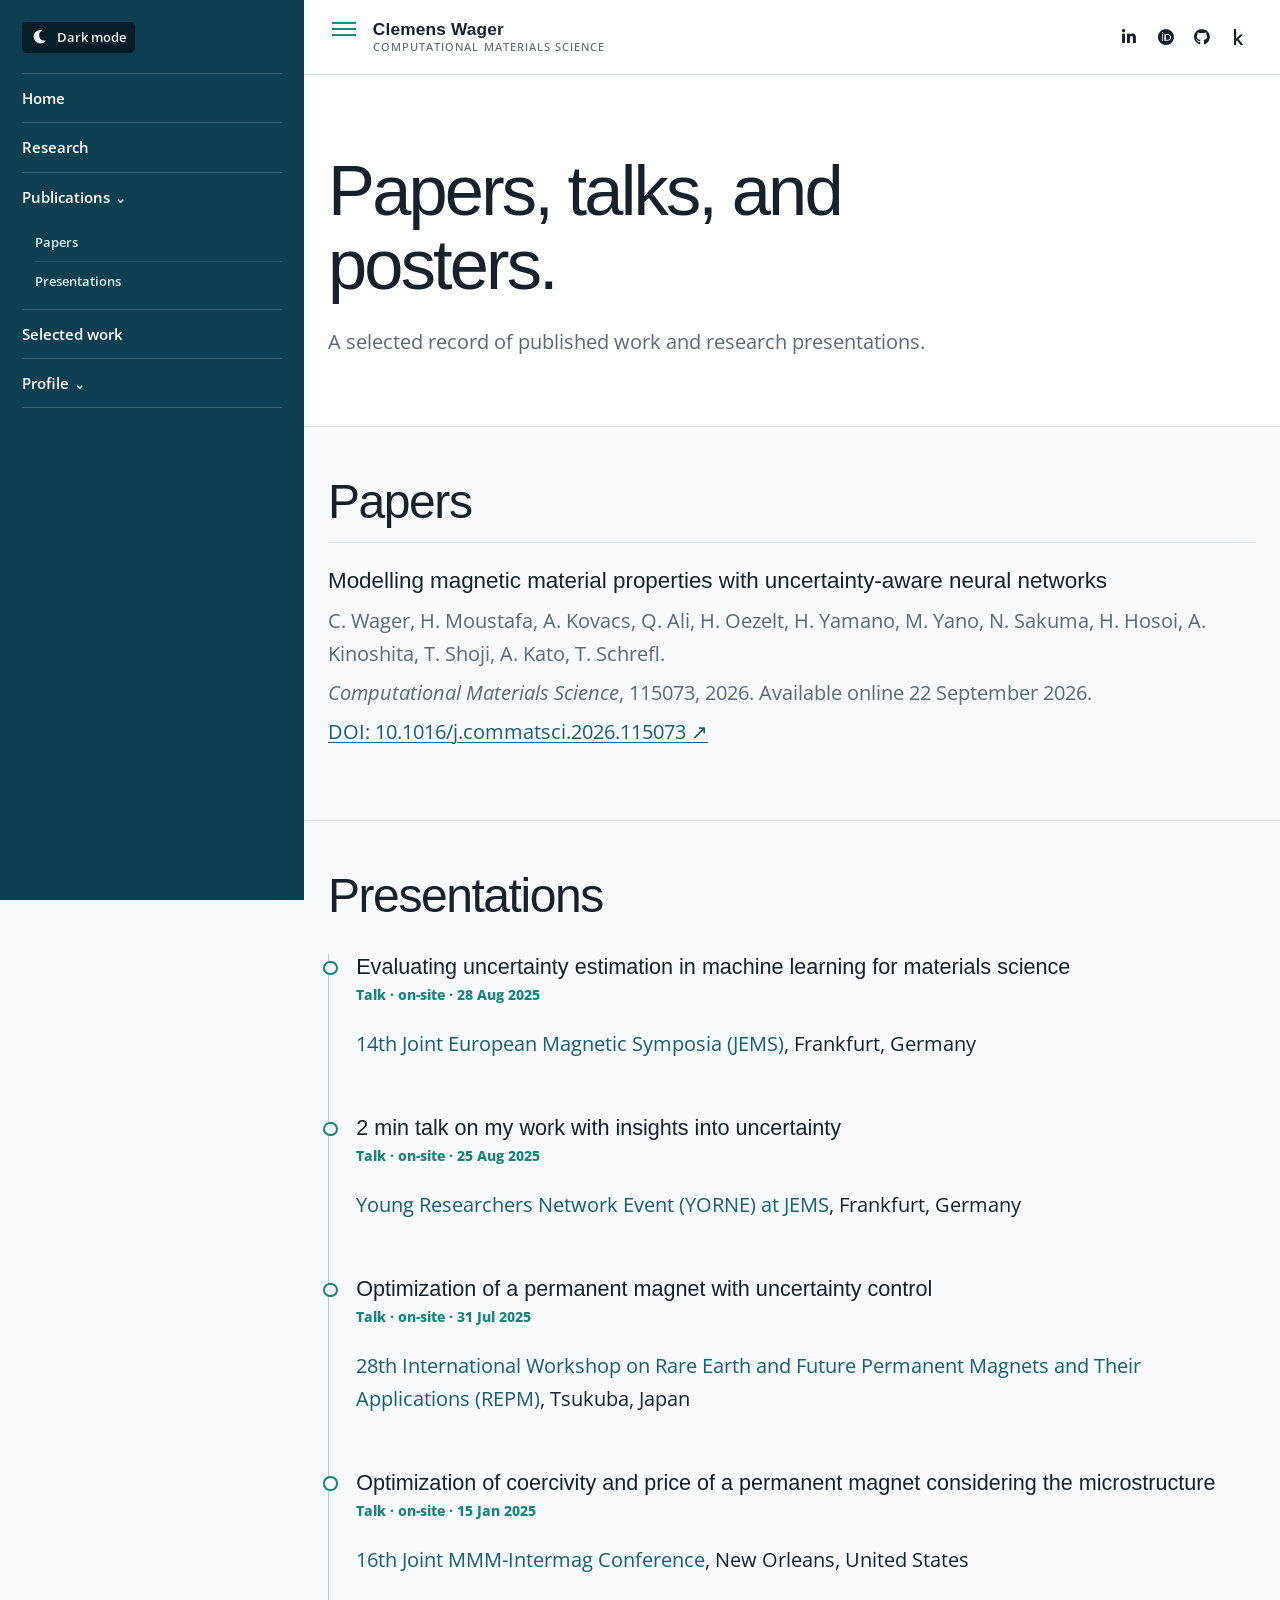
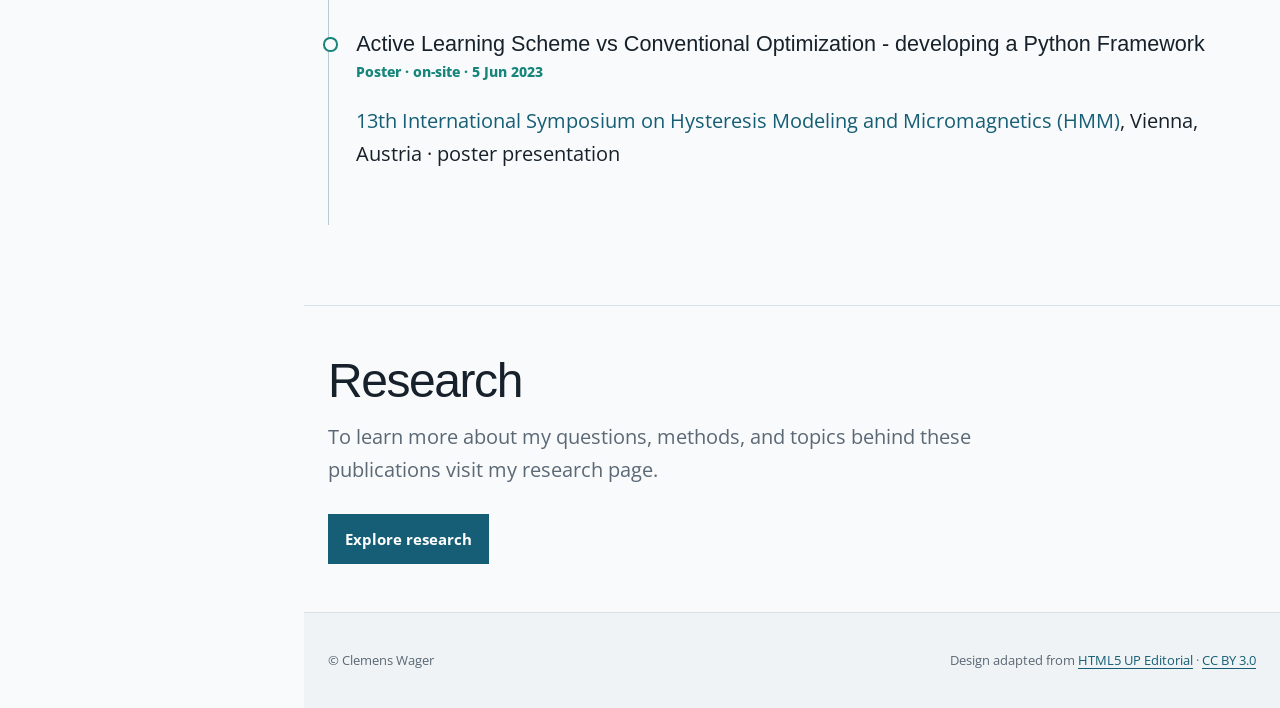
<file: sites/publications.html>
<!doctype html>
<html lang="en">
  <head>
    <meta charset="utf-8" />
    <meta name="viewport" content="width=device-width,initial-scale=1" />
    <meta name="description" content="Papers and conference presentations by Clemens Wager." />
    <meta property="og:title" content="Publications | Clemens Wager" />
    <meta
      property="og:description"
      content="Papers and conference presentations by Clemens Wager."
    />
    <meta property="og:type" content="website" />
    <meta property="og:url" content="https://wagerc97.github.io/sites/publications.html" />
    <meta property="og:site_name" content="Clemens Wager" />
    <meta property="og:image" content="https://wagerc97.github.io/images/avatar/me_2025-08.jpeg" />
    <meta property="og:image:width" content="1280" />
    <meta property="og:image:height" content="1280" />
    <meta property="og:image:type" content="image/jpeg" />
    <meta name="twitter:card" content="summary" />
    <link rel="canonical" href="https://wagerc97.github.io/sites/publications.html" />
    <title>Publications | Clemens Wager</title>
    <link rel="icon" type="image/png" href="../images/favicon/light_bulb_dark.png" />
    <link rel="stylesheet" href="../assets/css/main.css" />
    <link rel="stylesheet" href="../assets/css/fontawesome-all.min.css" />
    <link
      rel="stylesheet"
      href="https://fonts.googleapis.com/css?family=Open+Sans:400,600,400italic,600italic"
    />
    <link
      rel="stylesheet"
      href="https://api.fontshare.com/v2/css?f[]=satoshi@400,500,700&display=swap"
    />
  </head>
  <body>
    <a class="skip-link" href="#main">Skip to content</a>
    <header class="topbar">
      <div class="topbar-inner">
        <div class="topbar-identity">
          <button
            type="button"
            class="menu-toggle"
            aria-expanded="false"
            aria-controls="site-sidebar"
            aria-label="Open navigation"
          >
            Menu</button
          ><a class="brand" href="../index.html"
            >Clemens Wager<span>Computational materials science</span></a
          >
        </div>
        <div class="topbar-actions">
          <div class="social-links" role="group" aria-label="Professional links">
            <a
              href="https://www.linkedin.com/in/clemens-wager/?locale=en_US"
              rel="noopener noreferrer"
              aria-label="LinkedIn"
              ><i class="fab fa-linkedin-in" aria-hidden="true"></i></a
            ><a
              href="https://orcid.org/0009-0009-9128-2704"
              rel="noopener noreferrer"
              aria-label="ORCID"
              ><i class="fab fa-orcid" aria-hidden="true"></i></a
            ><a href="https://github.com/wagerc97" rel="noopener noreferrer" aria-label="GitHub"
              ><i class="fab fa-github" aria-hidden="true"></i></a
            ><a href="https://www.kaggle.com/wagerc97" rel="noopener noreferrer" aria-label="Kaggle"
              ><i class="fab fa-kaggle" aria-hidden="true"></i
            ></a>
          </div>
        </div>
      </div>
    </header>
    <aside class="site-sidebar" id="site-sidebar" aria-label="Site navigation">
      <div class="sidebar-inner">
        <button class="theme-toggle" type="button" aria-pressed="false">
          <i class="fas fa-moon" aria-hidden="true"></i>
          <span class="theme-toggle-label">Dark mode</span>
        </button>
        <nav class="site-nav" id="site-nav" aria-label="Main navigation">
          <ul>
            <li><a href="../index.html">Home</a></li>
            <li><a href="research.html">Research</a></li>
            <li>
              <details class="nav-group" open>
                <summary>Publications</summary>
                <ul>
                  <li><a href="#papers">Papers</a></li>
                  <li><a href="#presentations">Presentations</a></li>
                </ul>
              </details>
            </li>
            <li><a href="work.html">Selected work</a></li>
            <li>
              <details class="nav-group">
                <summary>Profile</summary>
                <ul>
                  <li><a href="profile.html#about">About</a></li>
                  <li><a href="profile.html#interests">Interests</a></li>
                  <li><a href="profile.html#timeline">Selected CV</a></li>
                </ul>
              </details>
            </li>
          </ul>
        </nav>
      </div>
    </aside>
    <main id="main">
      <section class="page-hero">
        <div class="container">
          <h1>Papers, talks, and posters.</h1>
          <p>A selected record of published work and research presentations.</p>
        </div>
      </section>
      <section class="page-section" id="papers">
        <div class="container">
          <h2>Papers</h2>
          <div class="publication">
            <div>
              <h3>Modelling magnetic material properties with uncertainty-aware neural networks</h3>
              <p>
                C. Wager, H. Moustafa, A. Kovacs, Q. Ali, H. Oezelt, H. Yamano, M. Yano, N. Sakuma,
                H. Hosoi, A. Kinoshita, T. Shoji, A. Kato, T. Schrefl.
              </p>
              <p>
                <em>Computational Materials Science</em>, 115073, 2026. Available online 22
                September 2026.
              </p>
              <a href="https://doi.org/10.1016/j.commatsci.2026.115073" rel="noopener noreferrer"
                >DOI: 10.1016/j.commatsci.2026.115073 ↗</a
              >
            </div>
          </div>
        </div>
      </section>
      <section class="page-section" id="presentations">
        <div class="container">
          <h2>Presentations</h2>
          <div class="timeline presentation-timeline">
            <article>
              <h3>Evaluating uncertainty estimation in machine learning for materials science</h3>
              <span class="when">Talk · on-site · 28 Aug 2025</span>
              <p>
                <a href="https://jems2025.eu/home" rel="noopener noreferrer"
                  >14th Joint European Magnetic Symposia (JEMS)</a
                >, Frankfurt, Germany
              </p>
            </article>
            <article>
              <h3>2 min talk on my work with insights into uncertainty</h3>
              <span class="when">Talk · on-site · 25 Aug 2025</span>
              <p>
                <a href="https://jems2025.eu/home" rel="noopener noreferrer"
                  >Young Researchers Network Event (YORNE) at JEMS</a
                >, Frankfurt, Germany
              </p>
            </article>
            <article>
              <h3>Optimization of a permanent magnet with uncertainty control</h3>
              <span class="when">Talk · on-site · 31 Jul 2025</span>
              <p>
                <a href="https://www.nims.go.jp/mmu/repm2025/" rel="noopener noreferrer"
                  >28th International Workshop on Rare Earth and Future Permanent Magnets and Their
                  Applications (REPM)</a
                >, Tsukuba, Japan
              </p>
            </article>
            <article>
              <h3>
                Optimization of coercivity and price of a permanent magnet considering the
                microstructure
              </h3>
              <span class="when">Talk · on-site · 15 Jan 2025</span>
              <p>
                <a href="https://2025-joint.magnetism.org/" rel="noopener noreferrer"
                  >16th Joint MMM-Intermag Conference</a
                >, New Orleans, United States
              </p>
            </article>
            <article>
              <h3>
                Active Learning Scheme vs Conventional Optimization - developing a Python Framework
              </h3>
              <span class="when">Poster · on-site · 5 Jun 2023</span>
              <p>
                <a href="https://www.tuwien.at/en/mg/asc/event/hmm2023" rel="noopener noreferrer"
                  >13th International Symposium on Hysteresis Modeling and Micromagnetics (HMM)</a
                >, Vienna, Austria · poster presentation
              </p>
            </article>
          </div>
        </div>
      </section>
      <section class="page-section">
        <div class="container">
          <div class="section-heading">
            <h2>Research</h2>
            <p>
              To learn more about my questions, methods, and topics behind these publications
              visit my research page.
            </p>
          </div>
          <a class="button" href="research.html">Explore research</a>
        </div>
      </section>
    </main>
    <footer class="site-footer">
      <div class="container footer-inner">
        <span>© Clemens Wager</span
        ><span
          >Design adapted from <a href="https://html5up.net/editorial">HTML5 UP Editorial</a> ·
          <a href="../LICENSE.txt">CC BY 3.0</a></span
        >
      </div>
    </footer>
    <script src="../assets/js/main.js"></script>
  </body>
</html>
</file>
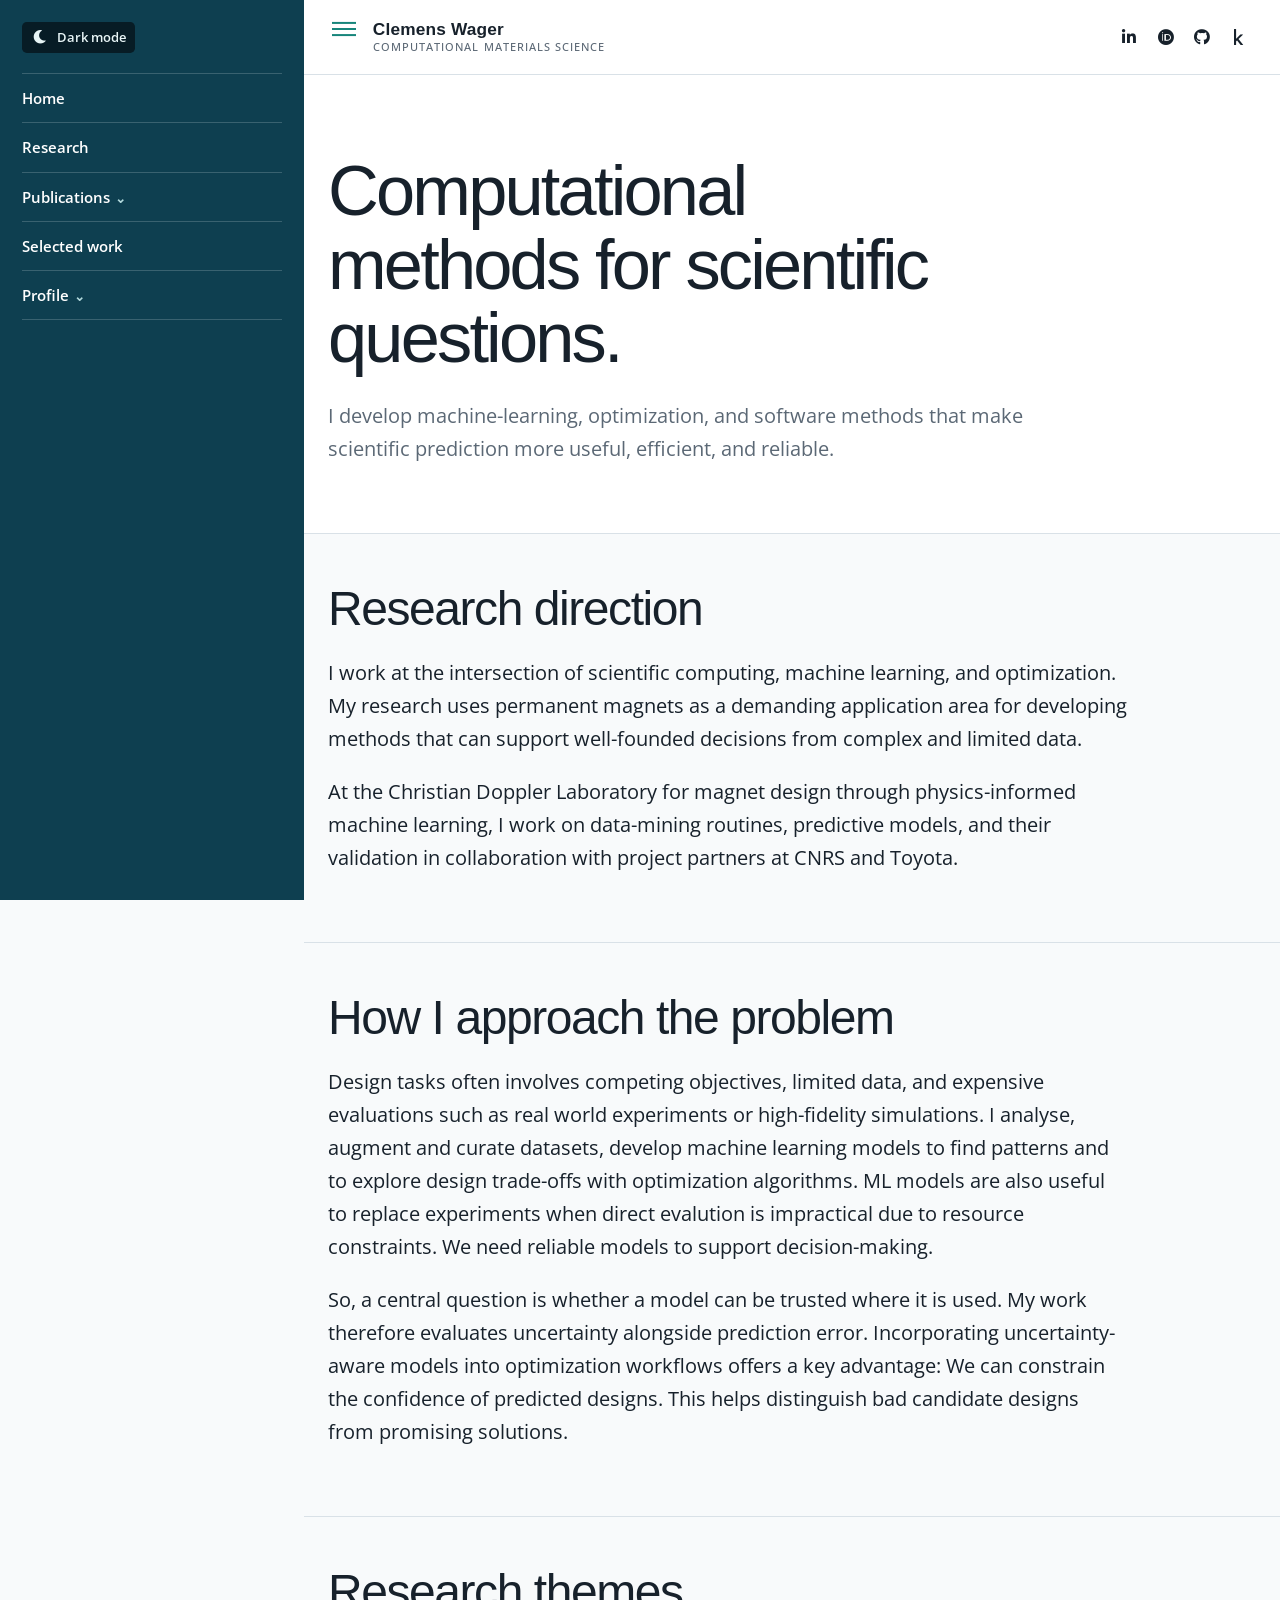
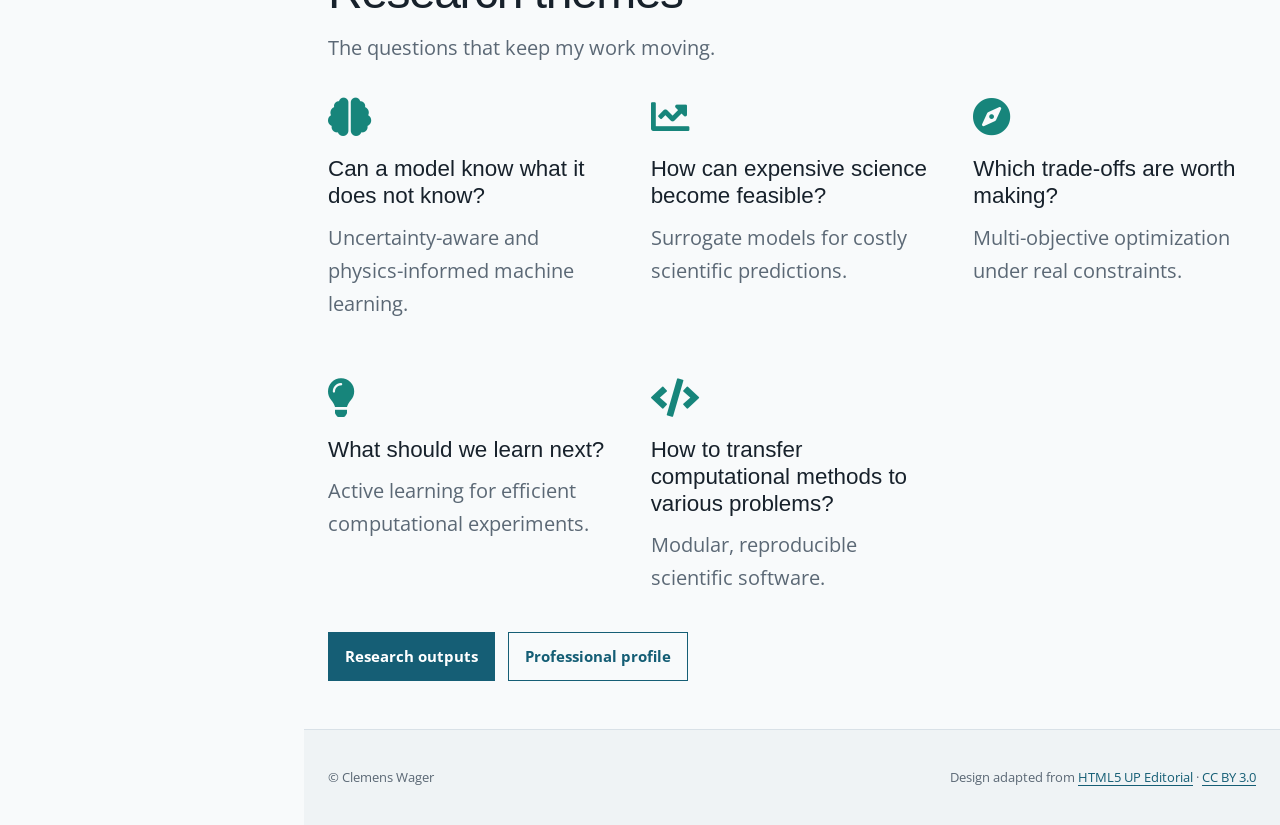
<file: sites/research.html>
<!doctype html>
<html lang="en">
  <head>
    <meta charset="utf-8" />
    <meta name="viewport" content="width=device-width,initial-scale=1" />
    <meta
      name="description"
      content="Research by Clemens Wager on permanent magnets, optimization, and uncertainty-aware machine learning."
    />
    <meta property="og:title" content="Research | Clemens Wager" />
    <meta
      property="og:description"
      content="Research on permanent magnets, optimization, and uncertainty-aware machine learning."
    />
    <meta property="og:type" content="website" />
    <meta property="og:url" content="https://wagerc97.github.io/sites/research.html" />
    <meta property="og:site_name" content="Clemens Wager" />
    <meta property="og:image" content="https://wagerc97.github.io/images/avatar/me_2025-08.jpeg" />
    <meta property="og:image:width" content="1280" />
    <meta property="og:image:height" content="1280" />
    <meta property="og:image:type" content="image/jpeg" />
    <meta name="twitter:card" content="summary" />
    <link rel="canonical" href="https://wagerc97.github.io/sites/research.html" />
    <title>Research | Clemens Wager</title>
    <link rel="icon" type="image/png" href="../images/favicon/light_bulb_dark.png" />
    <link rel="stylesheet" href="../assets/css/main.css" />
    <link rel="stylesheet" href="../assets/css/fontawesome-all.min.css" />
    <link
      rel="stylesheet"
      href="https://fonts.googleapis.com/css?family=Open+Sans:400,600,400italic,600italic"
    />
    <link
      rel="stylesheet"
      href="https://api.fontshare.com/v2/css?f[]=satoshi@400,500,700&display=swap"
    />
  </head>
  <body>
    <a class="skip-link" href="#main">Skip to content</a>
    <header class="topbar">
      <div class="topbar-inner">
        <div class="topbar-identity">
          <button
            type="button"
            class="menu-toggle"
            aria-expanded="false"
            aria-controls="site-sidebar"
            aria-label="Open navigation"
          >
            Menu</button
          ><a class="brand" href="../index.html"
            >Clemens Wager<span>Computational materials science</span></a
          >
        </div>
        <div class="topbar-actions">
          <div class="social-links" role="group" aria-label="Professional links">
            <a
              href="https://www.linkedin.com/in/clemens-wager/?locale=en_US"
              rel="noopener noreferrer"
              aria-label="LinkedIn"
              ><i class="fab fa-linkedin-in" aria-hidden="true"></i></a
            ><a
              href="https://orcid.org/0009-0009-9128-2704"
              rel="noopener noreferrer"
              aria-label="ORCID"
              ><i class="fab fa-orcid" aria-hidden="true"></i></a
            ><a href="https://github.com/wagerc97" rel="noopener noreferrer" aria-label="GitHub"
              ><i class="fab fa-github" aria-hidden="true"></i></a
            ><a href="https://www.kaggle.com/wagerc97" rel="noopener noreferrer" aria-label="Kaggle"
              ><i class="fab fa-kaggle" aria-hidden="true"></i
            ></a>
          </div>
        </div>
      </div>
    </header>
    <aside class="site-sidebar" id="site-sidebar" aria-label="Site navigation">
      <div class="sidebar-inner">
        <button class="theme-toggle" type="button" aria-pressed="false">
          <i class="fas fa-moon" aria-hidden="true"></i>
          <span class="theme-toggle-label">Dark mode</span>
        </button>
        <nav class="site-nav" id="site-nav" aria-label="Main navigation">
          <ul>
            <li><a href="../index.html">Home</a></li>
            <li><a href="research.html" aria-current="page">Research</a></li>
            <li>
              <details class="nav-group">
                <summary>Publications</summary>
                <ul>
                  <li><a href="publications.html#papers">Papers</a></li>
                  <li><a href="publications.html#presentations">Presentations</a></li>
                </ul>
              </details>
            </li>
            <li><a href="work.html">Selected work</a></li>
            <li>
              <details class="nav-group">
                <summary>Profile</summary>
                <ul>
                  <li><a href="profile.html#about">About</a></li>
                  <li><a href="profile.html#interests">Interests</a></li>
                  <li><a href="profile.html#timeline">Selected CV</a></li>
                </ul>
              </details>
            </li>
          </ul>
        </nav>
      </div>
    </aside>
    <main id="main">
      <section class="page-hero" id="introduction">
        <div class="container">
          <h1>Computational methods for scientific questions.</h1>
          <p>
            I develop machine-learning, optimization, and software methods that make scientific
            prediction more useful, efficient, and reliable.
          </p>
        </div>
      </section>
      <section class="page-section" id="research-direction">
        <div class="container">
          <div class="prose">
            <h2>Research direction</h2>
            <p>
              I work at the intersection of scientific computing, machine learning, and
              optimization. My research uses permanent magnets as a demanding application area for
              developing methods that can support well-founded decisions from complex and limited
              data.
            </p>
            <p>
              At the Christian Doppler Laboratory for magnet design through physics-informed machine
              learning, I work on data-mining routines, predictive models, and their validation in
              collaboration with project partners at CNRS and Toyota.
            </p>
          </div>
        </div>
      </section>
      <section class="page-section" id="approach">
        <div class="container">
          <div class="prose">
            <h2>How I approach the problem</h2>
            <p>
              Design tasks often involves competing objectives, limited data, and expensive
              evaluations such as real world experiments or high-fidelity simulations. I analyse,
              augment and curate datasets, develop machine learning models to find patterns and to
              explore design trade-offs with optimization algorithms. ML models are also useful to
              replace experiments when direct evalution is impractical due to resource constraints.
              We need reliable models to support decision-making.
            </p>
            <p>
              So, a central question is whether a model can be trusted where it is used. My work
              therefore evaluates uncertainty alongside prediction error. Incorporating
              uncertainty-aware models into optimization workflows offers a key advantage: We can
              constrain the confidence of predicted designs. This helps distinguish bad candidate 
              designs from promising solutions.
            </p>
          </div>
        </div>
      </section>
      <section class="page-section" id="themes">
        <div class="container">
          <div class="section-heading">
            <h2>Research themes</h2>
            <p>
              The questions that keep my work moving.
              <!--from making predictions more trustworthy to
              making complex scientific choices more practical-->
            </p>
          </div>
          <div class="research-theme-list">
            <article>
              <span class="icon fas fa-brain" aria-hidden="true"></span>
              <h3>Can a model know what it does not know?</h3>
              <p>Uncertainty-aware and physics-informed machine learning.</p>
            </article>
            <article>
              <span class="icon fas fa-chart-line" aria-hidden="true"></span>
              <h3>How can expensive science become feasible?</h3>
              <p>Surrogate models for costly scientific predictions.</p>
            </article>
            <article>
              <span class="icon fas fa-compass" aria-hidden="true"></span>
              <h3>Which trade-offs are worth making?</h3>
              <p>Multi-objective optimization under real constraints.</p>
            </article>
            <article>
              <span class="icon fas fa-lightbulb" aria-hidden="true"></span>
              <h3>What should we learn next?</h3>
              <p>Active learning for efficient computational experiments.</p>
            </article>
            <article>
              <span class="icon fas fa-code" aria-hidden="true"></span>
              <h3>How to transfer computational methods to various problems?</h3>
              <p>Modular, reproducible scientific software.</p>
            </article>
          </div>
          <div class="actions">
            <a class="button" href="publications.html">Research outputs</a
            ><a class="button ghost" href="profile.html">Professional profile</a>
          </div>
        </div>
      </section>
    </main>
    <footer class="site-footer">
      <div class="container footer-inner">
        <span>© Clemens Wager</span
        ><span
          >Design adapted from <a href="https://html5up.net/editorial">HTML5 UP Editorial</a> ·
          <a href="../LICENSE.txt">CC BY 3.0</a></span
        >
      </div>
    </footer>
    <script src="../assets/js/main.js"></script>
  </body>
</html>
</file>
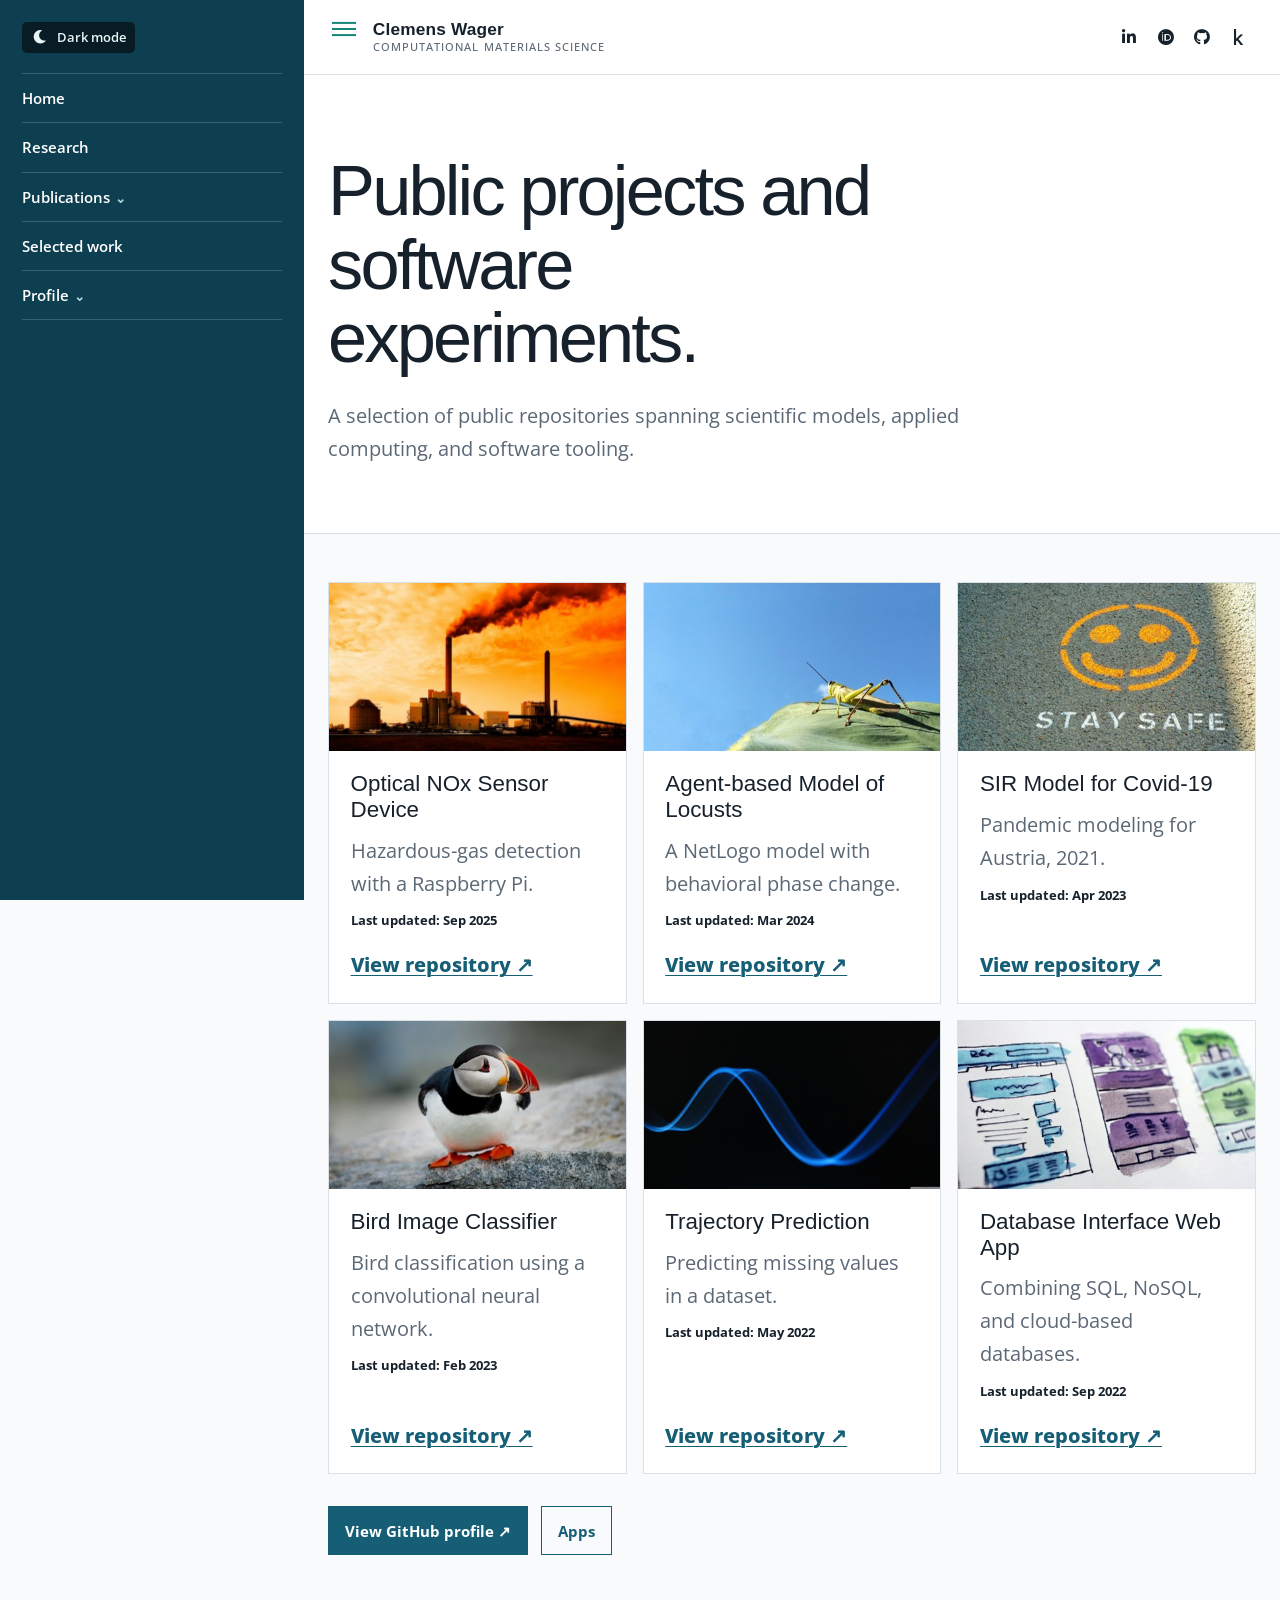
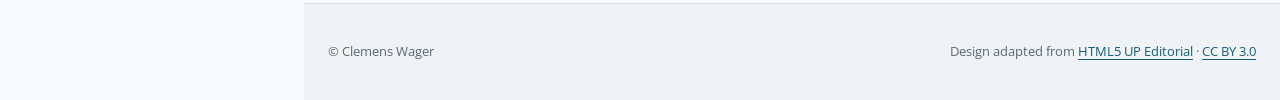
<file: sites/work.html>
<!doctype html>
<html lang="en">
  <head>
    <meta charset="utf-8" />
    <meta name="viewport" content="width=device-width,initial-scale=1" />
    <meta name="description" content="Selected public software projects by Clemens Wager." />
    <meta property="og:title" content="Selected Work | Clemens Wager" />
    <meta property="og:description" content="Selected public software projects by Clemens Wager." />
    <meta property="og:type" content="website" />
    <meta property="og:url" content="https://wagerc97.github.io/sites/work.html" />
    <meta property="og:site_name" content="Clemens Wager" />
    <meta property="og:image" content="https://wagerc97.github.io/images/avatar/me_2025-08.jpeg" />
    <meta property="og:image:width" content="1280" />
    <meta property="og:image:height" content="1280" />
    <meta property="og:image:type" content="image/jpeg" />
    <meta name="twitter:card" content="summary" />
    <link rel="canonical" href="https://wagerc97.github.io/sites/work.html" />
    <title>Selected Work | Clemens Wager</title>
    <link rel="icon" type="image/png" href="../images/favicon/light_bulb_dark.png" />
    <link rel="stylesheet" href="../assets/css/main.css" />
    <link rel="stylesheet" href="../assets/css/fontawesome-all.min.css" />
    <link
      rel="stylesheet"
      href="https://fonts.googleapis.com/css?family=Open+Sans:400,600,400italic,600italic"
    />
    <link
      rel="stylesheet"
      href="https://api.fontshare.com/v2/css?f[]=satoshi@400,500,700&display=swap"
    />
  </head>
  <body>
    <a class="skip-link" href="#main">Skip to content</a>
    <header class="topbar">
      <div class="topbar-inner">
        <div class="topbar-identity">
          <button
            type="button"
            class="menu-toggle"
            aria-expanded="false"
            aria-controls="site-sidebar"
            aria-label="Open navigation"
          >
            Menu</button
          ><a class="brand" href="../index.html"
            >Clemens Wager<span>Computational materials science</span></a
          >
        </div>
        <div class="topbar-actions">
          <div class="social-links" role="group" aria-label="Professional links">
            <a
              href="https://www.linkedin.com/in/clemens-wager/?locale=en_US"
              rel="noopener noreferrer"
              aria-label="LinkedIn"
              ><i class="fab fa-linkedin-in" aria-hidden="true"></i></a
            ><a
              href="https://orcid.org/0009-0009-9128-2704"
              rel="noopener noreferrer"
              aria-label="ORCID"
              ><i class="fab fa-orcid" aria-hidden="true"></i></a
            ><a href="https://github.com/wagerc97" rel="noopener noreferrer" aria-label="GitHub"
              ><i class="fab fa-github" aria-hidden="true"></i></a
            ><a href="https://www.kaggle.com/wagerc97" rel="noopener noreferrer" aria-label="Kaggle"
              ><i class="fab fa-kaggle" aria-hidden="true"></i
            ></a>
          </div>
        </div>
      </div>
    </header>
    <aside class="site-sidebar" id="site-sidebar" aria-label="Site navigation">
      <div class="sidebar-inner">
        <button class="theme-toggle" type="button" aria-pressed="false">
          <i class="fas fa-moon" aria-hidden="true"></i>
          <span class="theme-toggle-label">Dark mode</span>
        </button>
        <nav class="site-nav" id="site-nav" aria-label="Main navigation">
          <ul>
            <li><a href="../index.html">Home</a></li>
            <li><a href="research.html">Research</a></li>
            <li>
              <details class="nav-group">
                <summary>Publications</summary>
                <ul>
                  <li><a href="publications.html#papers">Papers</a></li>
                  <li><a href="publications.html#presentations">Presentations</a></li>
                </ul>
              </details>
            </li>
            <li><a href="work.html" aria-current="page">Selected work</a></li>
            <li>
              <details class="nav-group">
                <summary>Profile</summary>
                <ul>
                  <li><a href="profile.html#about">About</a></li>
                  <li><a href="profile.html#interests">Interests</a></li>
                  <li><a href="profile.html#timeline">Selected CV</a></li>
                </ul>
              </details>
            </li>
          </ul>
        </nav>
      </div>
    </aside>
    <main id="main">
      <section class="page-hero" id="introduction">
        <div class="container">
          <h1>Public projects and software experiments.</h1>
          <p>
            A selection of public repositories spanning scientific models, applied computing, and
            software tooling.
          </p>
        </div>
      </section>
      <section class="page-section" id="projects">
        <div class="container">
          <div class="work-grid">
            <article>
              <a
                class="project-image-link"
                href="https://github.com/wagerc97/noxsensor-public"
                rel="noopener noreferrer"
                aria-label="View repository"
                ><img
                  class="project-thumb"
                  src="../images/thumbs/orangesky_16to9.jpg"
                  alt="Orange industrial sky used for the Optical NOx Sensor Device project"
              /></a>
              <h3>Optical NOx Sensor Device</h3>
              <p>Hazardous-gas detection with a Raspberry Pi.</p>
              <p class="project-date">
                <time datetime="2025-09-24">Last updated: Sep 2025</time>
              </p>
              <a href="https://github.com/wagerc97/noxsensor-public" rel="noopener noreferrer"
                >View repository ↗</a
              >
            </article>
            <article>
              <a
                class="project-image-link"
                href="https://github.com/wagerc97/NetLogo-Locusts"
                rel="noopener noreferrer"
                aria-label="View repository"
                ><img
                  class="project-thumb"
                  src="../images/thumbs/locust_sky.jpg"
                  alt="Locusts in flight"
              /></a>
              <h3>Agent-based Model of Locusts</h3>
              <p>A NetLogo model with behavioral phase change.</p>
              <p class="project-date">
                <time datetime="2024-03-12">Last updated: Mar 2024</time>
              </p>
              <a href="https://github.com/wagerc97/NetLogo-Locusts" rel="noopener noreferrer"
                >View repository ↗</a
              >
            </article>
            <article>
              <a
                class="project-image-link"
                href="https://github.com/wagerc97/SIR-model"
                rel="noopener noreferrer"
                aria-label="View repository"
                ><img
                  class="project-thumb"
                  src="../images/thumbs/stay_safe.jpg"
                  alt="Stay safe public-health illustration"
              /></a>
              <h3>SIR Model for Covid-19</h3>
              <p>Pandemic modeling for Austria, 2021.</p>
              <p class="project-date">
                <time datetime="2023-04-10">Last updated: Apr 2023</time>
              </p>
              <a href="https://github.com/wagerc97/SIR-model" rel="noopener noreferrer"
                >View repository ↗</a
              >
            </article>
            <article>
              <a
                class="project-image-link"
                href="https://github.com/wagerc97/bird-image-recognition"
                rel="noopener noreferrer"
                aria-label="View repository"
                ><img
                  class="project-thumb"
                  src="../images/thumbs/papageintaucher.jpg"
                  alt="Puffin photograph used for bird image classification"
              /></a>
              <h3>Bird Image Classifier</h3>
              <p>Bird classification using a convolutional neural network.</p>
              <p class="project-date">
                <time datetime="2023-02-22">Last updated: Feb 2023</time>
              </p>
              <a href="https://github.com/wagerc97/bird-image-recognition" rel="noopener noreferrer"
                >View repository ↗</a
              >
            </article>
            <article>
              <a
                class="project-image-link"
                href="https://github.com/wagerc97/cc-physics/tree/main/ann"
                rel="noopener noreferrer"
                aria-label="View repository"
                ><img
                  class="project-thumb"
                  src="../images/thumbs/sinewave.jpg"
                  alt="Sine-wave visualization"
              /></a>
              <h3>Trajectory Prediction</h3>
              <p>Predicting missing values in a dataset.</p>
              <p class="project-date">
                <time datetime="2022-05-13">Last updated: May 2022</time>
              </p>
              <a
                href="https://github.com/wagerc97/cc-physics/tree/main/ann"
                rel="noopener noreferrer"
                >View repository ↗</a
              >
            </article>
            <article>
              <a
                class="project-image-link"
                href="https://github.com/wagerc97/imse-docker"
                rel="noopener noreferrer"
                aria-label="View repository"
                ><img
                  class="project-thumb"
                  src="../images/thumbs/application_skizze.jpg"
                  alt="Application interface sketch"
              /></a>
              <h3>Database Interface Web App</h3>
              <p>Combining SQL, NoSQL, and cloud-based databases.</p>
              <p class="project-date">
                <time datetime="2022-09-23">Last updated: Sep 2022</time>
              </p>
              <a href="https://github.com/wagerc97/imse-docker" rel="noopener noreferrer"
                >View repository ↗</a
              >
            </article>
          </div>
          <div class="actions">
            <a class="button" href="https://github.com/wagerc97" rel="noopener noreferrer"
              >View GitHub profile ↗</a
            >
            <a class="button ghost" href="apps.html">Apps</a>
          </div>
        </div>
      </section>
    </main>
    <footer class="site-footer">
      <div class="container footer-inner">
        <span>© Clemens Wager</span
        ><span
          >Design adapted from <a href="https://html5up.net/editorial">HTML5 UP Editorial</a> ·
          <a href="../LICENSE.txt">CC BY 3.0</a></span
        >
      </div>
    </footer>
    <script src="../assets/js/main.js"></script>
  </body>
</html>
</file>
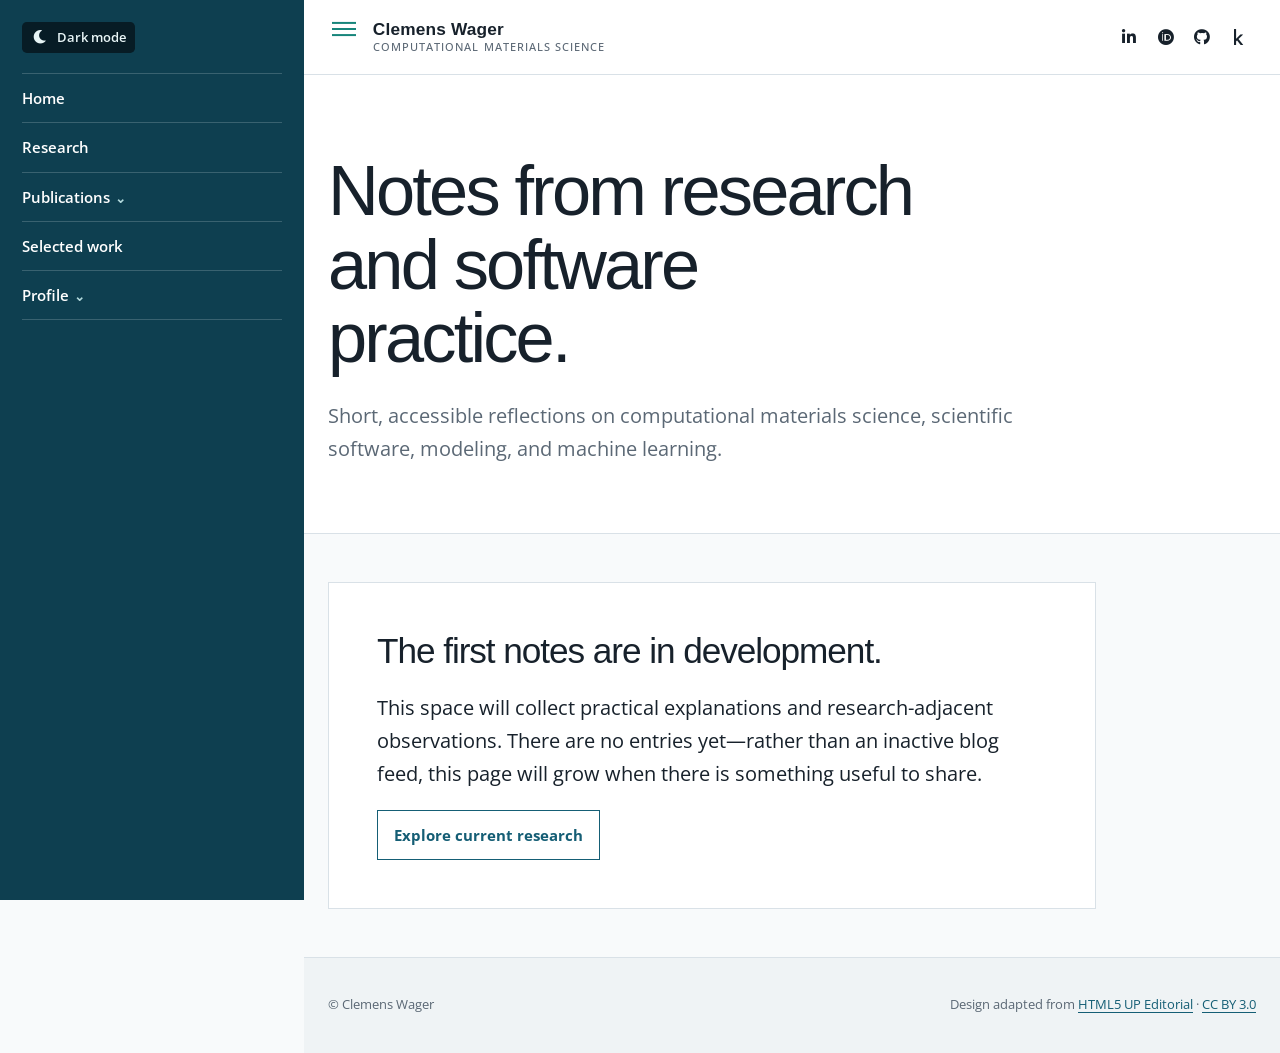
<file: sites/writing.html>
<!doctype html>
<html lang="en">
  <head>
    <meta charset="utf-8" />
    <meta name="viewport" content="width=device-width,initial-scale=1" />
    <meta
      name="description"
      content="Future writing by Clemens Wager on materials science and scientific software."
    />
    <meta property="og:title" content="Writing | Clemens Wager" />
    <meta
      property="og:description"
      content="Future writing by Clemens Wager on materials science and scientific software."
    />
    <meta property="og:type" content="website" />
    <meta property="og:url" content="https://wagerc97.github.io/sites/writing.html" />
    <meta property="og:site_name" content="Clemens Wager" />
    <meta property="og:image" content="https://wagerc97.github.io/images/avatar/me_2025-08.jpeg" />
    <meta property="og:image:width" content="1280" />
    <meta property="og:image:height" content="1280" />
    <meta property="og:image:type" content="image/jpeg" />
    <meta name="twitter:card" content="summary" />
    <link rel="canonical" href="https://wagerc97.github.io/sites/writing.html" />
    <title>Writing | Clemens Wager</title>
    <link rel="icon" type="image/png" href="../images/favicon/light_bulb_dark.png" />
    <link rel="stylesheet" href="../assets/css/main.css" />
    <link rel="stylesheet" href="../assets/css/fontawesome-all.min.css" />
    <link
      rel="stylesheet"
      href="https://fonts.googleapis.com/css?family=Open+Sans:400,600,400italic,600italic"
    />
    <link
      rel="stylesheet"
      href="https://api.fontshare.com/v2/css?f[]=satoshi@400,500,700&display=swap"
    />
  </head>
  <body>
    <a class="skip-link" href="#main">Skip to content</a>
    <header class="topbar">
      <div class="topbar-inner">
        <div class="topbar-identity">
          <button
            type="button"
            class="menu-toggle"
            aria-expanded="false"
            aria-controls="site-sidebar"
            aria-label="Open navigation"
          >
            Menu</button
          ><a class="brand" href="../index.html"
            >Clemens Wager<span>Computational materials science</span></a
          >
        </div>
        <div class="topbar-actions">
          <div class="social-links" role="group" aria-label="Professional links">
            <a
              href="https://www.linkedin.com/in/clemens-wager/?locale=en_US"
              rel="noopener noreferrer"
              aria-label="LinkedIn"
              ><i class="fab fa-linkedin-in" aria-hidden="true"></i></a
            ><a
              href="https://orcid.org/0009-0009-9128-2704"
              rel="noopener noreferrer"
              aria-label="ORCID"
              ><i class="fab fa-orcid" aria-hidden="true"></i></a
            ><a href="https://github.com/wagerc97" rel="noopener noreferrer" aria-label="GitHub"
              ><i class="fab fa-github" aria-hidden="true"></i></a
            ><a href="https://www.kaggle.com/wagerc97" rel="noopener noreferrer" aria-label="Kaggle"
              ><i class="fab fa-kaggle" aria-hidden="true"></i
            ></a>
          </div>
        </div>
      </div>
    </header>
    <aside class="site-sidebar" id="site-sidebar" aria-label="Site navigation">
      <div class="sidebar-inner">
        <button class="theme-toggle" type="button" aria-pressed="false">
          <i class="fas fa-moon" aria-hidden="true"></i>
          <span class="theme-toggle-label">Dark mode</span>
        </button>
        <nav class="site-nav" id="site-nav" aria-label="Main navigation">
          <ul>
            <li><a href="../index.html">Home</a></li>
            <li><a href="research.html">Research</a></li>
            <li>
              <details class="nav-group">
                <summary>Publications</summary>
                <ul>
                  <li><a href="publications.html#papers">Papers</a></li>
                  <li><a href="publications.html#presentations">Presentations</a></li>
                </ul>
              </details>
            </li>
            <li><a href="work.html">Selected work</a></li>
            <li>
              <details class="nav-group">
                <summary>Profile</summary>
                <ul>
                  <li><a href="profile.html#about">About</a></li>
                  <li><a href="profile.html#interests">Interests</a></li>
                  <li><a href="profile.html#timeline">Selected CV</a></li>
                </ul>
              </details>
            </li>
          </ul>
        </nav>
      </div>
    </aside>
    <main id="main">
      <section class="page-hero" id="introduction">
        <div class="container">
          <h1>Notes from research and software practice.</h1>
          <p>
            Short, accessible reflections on computational materials science, scientific software,
            modeling, and machine learning.
          </p>
        </div>
      </section>
      <section class="page-section" id="writing">
        <div class="container">
          <div class="empty">
            <h2>The first notes are in development.</h2>
            <p>
              This space will collect practical explanations and research-adjacent observations.
              There are no entries yet—rather than an inactive blog feed, this page will grow when
              there is something useful to share.
            </p>
            <a class="button ghost" href="research.html">Explore current research</a>
          </div>
        </div>
      </section>
    </main>
    <footer class="site-footer">
      <div class="container footer-inner">
        <span>© Clemens Wager</span
        ><span
          >Design adapted from <a href="https://html5up.net/editorial">HTML5 UP Editorial</a> ·
          <a href="../LICENSE.txt">CC BY 3.0</a></span
        >
      </div>
    </footer>
    <script src="../assets/js/main.js"></script>
  </body>
</html>
</file>
<file: assets/css/main.css>
:root {
  --ink: #17212b;
  --muted: #5b6875;
  --paper: #f8fafb;
  --line: #d9e1e7;
  --surface: #fff;
  --blue: #155e75;
  --blue-dark: #0e3f50;
  --teal: #17857b;
  --soft: #e9f4f5;
  --serif: Georgia, 'Times New Roman', serif;
  --sans:
    Inter, ui-sans-serif, system-ui, -apple-system, BlinkMacSystemFont, 'Segoe UI', sans-serif;
  --measure: 72rem;
  --body-copy-size: 20px;
}
* {
  box-sizing: border-box;
}
html {
  scroll-behavior: smooth;
}
body {
  margin: 0;
  background: var(--paper);
  color: var(--ink);
  font: var(--body-copy-size) / 1.65 var(--sans);
}
a {
  color: var(--blue);
  text-decoration-thickness: 1px;
  text-underline-offset: 3px;
}
a:hover {
  color: var(--teal);
}
#about .prose a,
#timeline a,
#presentations a {
  text-decoration: none;
}
a:focus-visible,
button:focus-visible {
  outline: 3px solid #e7a84b;
  outline-offset: 3px;
}
.skip-link {
  position: fixed;
  z-index: 20;
  left: 1rem;
  top: -5rem;
  background: var(--ink);
  color: white;
  padding: 0.65rem 1rem;
}
.skip-link:focus {
  top: 1rem;
}
.site-header {
  position: sticky;
  top: 0;
  z-index: 10;
  background: rgba(255, 255, 255, 0.94);
  backdrop-filter: blur(12px);
  border-bottom: 1px solid var(--line);
}
.nav-wrap {
  max-width: var(--measure);
  min-height: 4.6rem;
  margin: auto;
  padding: 0 1.5rem;
  display: flex;
  align-items: center;
  justify-content: space-between;
  gap: 2rem;
}
.brand {
  color: var(--ink);
  font: 700 1.08rem var(--serif);
  text-decoration: none;
  letter-spacing: 0.01em;
}
.brand span {
  display: block;
  color: var(--muted);
  font: 500 0.66rem var(--sans);
  letter-spacing: 0.1em;
  text-transform: uppercase;
}
.menu-toggle {
  display: grid;
  place-items: center;
  width: 2rem;
  height: 2rem;
  padding: 0;
  border: 0;
  border-radius: 0;
  background: transparent;
  color: transparent;
  font-size: 0;
  cursor: pointer;
}
.menu-toggle::before {
  content: '';
  display: block;
  width: 1.3rem;
  height: 2px;
  background: var(--teal);
  box-shadow:
    0 0.38rem 0 var(--teal),
    0 -0.38rem 0 var(--teal);
  transition: width 0.18s ease;
}
.menu-toggle:hover::before,
.menu-toggle[aria-expanded='true']::before {
  width: 1.55rem;
}
.site-nav ul {
  list-style: none;
  display: flex;
  align-items: center;
  margin: 0;
  padding: 0;
  gap: 0.1rem;
}
.site-nav a,
.nav-group summary {
  display: block;
  padding: 0.75rem 0.72rem;
  color: var(--ink);
  font-size: 0.91rem;
  font-weight: 600;
  text-decoration: none;
  cursor: pointer;
}
.nav-group {
  position: relative;
}
.nav-group summary {
  list-style: none;
}
.nav-group summary::-webkit-details-marker {
  display: none;
}
.nav-group summary:after {
  content: '⌄';
  font-size: 0.8rem;
  margin-left: 0.35rem;
  color: var(--muted);
}
.nav-group ul {
  display: none;
  position: absolute;
  top: 100%;
  left: 0;
  min-width: 12rem;
  padding: 0.45rem;
  background: white;
  border: 1px solid var(--line);
  box-shadow: 0 12px 25px #18222d18;
}
.nav-group[open] ul {
  display: block;
}
.nav-group li + li {
  border-top: 1px solid #edf0f2;
}
.nav-group li a {
  padding: 0.55rem 0.65rem;
}
.container {
  max-width: var(--measure);
  margin: auto;
  padding: 0 1.5rem;
}
.hero {
  padding: 5.5rem 0 4.5rem;
  background: #fff;
  border-bottom: 1px solid var(--line);
}
.hero-grid {
  display: grid;
  grid-template-columns: minmax(0, 1.35fr) minmax(16rem, 0.65fr);
  gap: 4.5rem;
  align-items: end;
}
.hero h1,
.page-hero h1 {
  font: 400 clamp(2.7rem, 6vw, 5.4rem)/1.05 var(--serif);
  letter-spacing: -0.04em;
  margin: 0 0 1.5rem;
  max-width: 14ch;
}
.hero h1 {
  font-size: clamp(2.7rem, 4.5vw, 4.25rem);
  max-width: none;
}
.hero p {
  font-size: 1.18rem;
  max-width: 40rem;
  margin: 0;
  color: #35434e;
}
.hero-art {
  min-height: 19rem;
  display: grid;
  place-items: center;
  position: relative;
  border: 1px solid #b6d3d3;
  background: linear-gradient(145deg, #d9eeee, #f9fcfc);
}
.hero-art:before,
.hero-art:after {
  content: '';
  position: absolute;
  border-radius: 50%;
  border: 1px solid #80b7b5;
}
.hero-art:before {
  width: 10rem;
  height: 10rem;
}
.hero-art:after {
  width: 16rem;
  height: 16rem;
}
.hero-art span {
  z-index: 1;
  font: 600 0.74rem var(--sans);
  letter-spacing: 0.14em;
  text-transform: uppercase;
  color: var(--blue-dark);
  background: #ffffffb8;
  padding: 0.7rem;
}
.hero-avatar {
  position: relative;
  align-self: start;
  margin: 2.15rem 0 0;
  min-height: 19rem;
  border: 1px solid #b6d3d3;
  background: #d9eeee;
  overflow: hidden;
}
.hero-avatar img {
  display: block;
  width: 100%;
  height: 100%;
  min-height: 19rem;
  object-fit: cover;
  object-position: center 38%;
}
.actions {
  display: flex;
  flex-wrap: wrap;
  gap: 0.8rem;
  margin-top: 2rem;
}
.button {
  display: inline-block;
  padding: 0.72rem 1rem;
  border: 1px solid var(--blue);
  background: var(--blue);
  color: white;
  text-decoration: none;
  font-weight: 700;
  font-size: 0.92rem;
}
.button:hover {
  background: var(--teal);
  color: white;
}
.button.ghost {
  background: transparent;
  color: var(--blue);
}
section {
  padding: 3.5rem 0;
  border-bottom: 1px solid var(--line);
}
.section-heading {
  max-width: 48rem;
  margin-bottom: 1.75rem;
}
.section-heading h2,
.page-section h2 {
  font: 400 clamp(2rem, 4vw, 3rem)/1.12 var(--serif);
  letter-spacing: -0.03em;
  margin: 0 0 0.8rem;
}
.section-heading p {
  color: var(--muted);
  max-width: 43rem;
  margin: 0;
}
.topic-list {
  display: grid;
  grid-template-columns: repeat(5, 1fr);
  gap: 1px;
  background: var(--line);
  border: 1px solid var(--line);
}
.topic-list div {
  background: var(--surface);
  padding: 1.3rem;
}
.topic-list strong {
  display: block;
  font: 400 1.3rem var(--serif);
  margin-bottom: 0.35rem;
}
.topic-list p {
  font-size: max(var(--body-copy-size), 0.88rem);
  color: var(--muted);
  margin: 0;
}
.topic-list-icons {
  grid-template-columns: repeat(2, minmax(0, 1fr));
  gap: 2.5rem 3.5rem;
  border: 0;
  background: transparent;
}
.topic-list-icons article {
  position: relative;
  min-height: 8.5rem;
  padding: 0.45rem 0 0.45rem 5.5rem;
}
.topic-list-icons .icon {
  position: absolute;
  left: 0;
  top: 0.45rem;
  color: var(--teal);
  font-size: 3.5rem;
}
.topic-list-icons h3 {
  margin: 0 0 0.65rem;
  font: 500 1.35rem/1.15 var(--serif);
}
.topic-list-icons p {
  font-size: max(var(--body-copy-size), 0.95rem);
  line-height: 1.55;
}
.strength-list {
  grid-template-columns: repeat(3, minmax(0, 1fr));
}
.research-theme-list {
  display: grid;
  grid-template-columns: repeat(3, minmax(0, 1fr));
  gap: 3rem 2.5rem;
}
.research-theme-list article {
  min-height: 10rem;
  padding: 0.35rem 0;
}
.research-theme-list .icon {
  display: block;
  margin-bottom: 1.25rem;
  color: var(--teal);
  font-size: 2.4rem;
}
.research-theme-list h3 {
  max-width: 20rem;
  margin: 0 0 0.65rem;
  font: 500 1.4rem/1.2 var(--serif);
}
.research-theme-list p {
  margin: 0;
  color: var(--muted);
}
.highlight-grid {
  display: grid;
  grid-template-columns: 1.4fr 0.8fr;
  gap: 1.5rem;
}
.intro-statements {
  display: grid;
  max-width: 48rem;
  gap: 2rem;
}
.intro-statements h3 {
  margin: 0 0 0.75rem;
  font: 500 1.65rem/1.25 var(--serif);
}
.intro-statements p {
  margin: 0;
  color: var(--muted);
}
.card {
  background: var(--surface);
  border: 1px solid var(--line);
  padding: 1.8rem;
}
.card h3 {
  font: 400 1.65rem/1.25 var(--serif);
  margin: 0 0 1rem;
}
.card p {
  color: var(--muted);
}
.talks {
  list-style: none;
  padding: 0;
  margin: 0;
}
.talks li {
  padding: 1rem 0;
  border-top: 1px solid var(--line);
}
.talks time {
  display: block;
  color: var(--teal);
  font-size: 0.82rem;
  font-weight: 800;
}
.page-hero {
  padding: 5rem 0 3rem;
  border-bottom: 1px solid var(--line);
  background: #fff;
}
.page-hero h1 {
  font-size: clamp(2.7rem, 5.5vw, 4.6rem);
  max-width: 16ch;
}
.page-hero p {
  max-width: 44rem;
  font-size: max(var(--body-copy-size), 1.13rem);
  color: var(--muted);
}
.page-section {
  padding: 3rem 0;
}
.prose {
  max-width: 50rem;
}
.prose p {
  font-size: max(var(--body-copy-size), 1.06rem);
}
.timeline {
  border-left: 1px solid #b8cbd2;
  margin: 2rem 0;
  padding-left: 1.7rem;
}
.timeline article {
  position: relative;
  padding: 0 0 2.2rem;
}
.timeline article:before {
  content: '';
  position: absolute;
  width: 0.65rem;
  height: 0.65rem;
  border: 2px solid var(--teal);
  border-radius: 50%;
  background: var(--paper);
  left: -2.06rem;
  top: 0.4rem;
}
.timeline h3 {
  margin: 0;
  font: 400 1.35rem var(--serif);
}
.timeline .when {
  display: block;
  margin: 0.25rem 0 0.75rem;
  font-size: 0.86rem;
  font-weight: 750;
  color: var(--teal);
}
.publication {
  padding: 1.5rem 0;
  border-top: 1px solid var(--line);
}
.publication h3 {
  font: 400 1.4rem/1.28 var(--serif);
  margin: 0 0 0.55rem;
}
.publication p {
  margin: 0.35rem 0;
  color: var(--muted);
}
.work-grid {
  display: grid;
  grid-template-columns: repeat(3, 1fr);
  gap: 1rem;
}
.work-grid article {
  background: white;
  border: 1px solid var(--line);
  padding: 1.35rem;
  min-height: 11.5rem;
  display: flex;
  flex-direction: column;
}
.project-image-link {
  display: block;
  margin: -1.35rem -1.35rem 1.25rem;
  line-height: 0;
  overflow: hidden;
}
.project-image-link:focus-visible {
  outline-offset: -4px;
}
.project-image-link:hover .project-thumb {
  transform: scale(1.035);
}
.project-thumb {
  display: block;
  width: 100%;
  height: 10.5rem;
  object-fit: cover;
  transition: transform 0.2s ease;
}
.work-grid h3 {
  font: 400 1.4rem/1.15 var(--serif);
  margin: 0 0 0.7rem;
}
.work-grid p {
  font-size: max(var(--body-copy-size), 0.9rem);
  color: var(--muted);
  margin: 0 0 1rem;
}
.work-grid .project-date {
  margin-top: -0.35rem;
  color: var(--ink);
  font-size: 0.82rem;
  font-weight: 700;
}
.work-grid a:last-child {
  margin-top: auto;
  font-weight: 750;
}
.note {
  padding: 1.5rem;
  border-left: 4px solid var(--teal);
  background: var(--soft);
  max-width: 47rem;
}
.contact-box {
  display: flex;
  justify-content: space-between;
  gap: 2rem;
  align-items: center;
  background: var(--ink);
  color: white;
  padding: 2.25rem;
}
.contact-box h2 {
  font: 400 2rem var(--serif);
  margin: 0;
}
.contact-box p {
  color: #cbd7dd;
  margin: 0.3rem 0 0;
}
.contact-box a {
  color: white;
}
.email-reveal {
  border: 1px solid #b6d5d7;
  background: transparent;
  color: white;
  padding: 0.7rem 0.85rem;
  font: 600 0.9rem var(--sans);
  cursor: pointer;
}
.email-output {
  min-height: 1.5rem;
  font-size: 0.9rem;
}
.site-footer {
  padding: 2.3rem 0;
  background: #eff3f5;
  color: var(--muted);
  font-size: 0.82rem;
}
.footer-inner {
  display: flex;
  justify-content: space-between;
  gap: 1rem;
}
.empty {
  padding: 3rem;
  background: white;
  border: 1px solid var(--line);
  max-width: 48rem;
}
.empty h2 {
  font: 400 2.2rem var(--serif);
  margin-top: 0;
}
@media (max-width: 800px) {
  .site-nav {
    display: none;
    position: absolute;
    top: 4.6rem;
    left: 0;
    right: 0;
    background: #fff;
    border-bottom: 1px solid var(--line);
    padding: 0.6rem 1.5rem;
  }
  .site-nav.open {
    display: block;
  }
  .site-nav ul {
    display: block;
  }
  .nav-group ul {
    position: static;
    box-shadow: none;
    border: 0;
    padding: 0 0.5rem;
  }
  .hero {
    padding: 4.5rem 0;
  }
  .hero-grid,
  .highlight-grid {
    grid-template-columns: 1fr;
    gap: 2rem;
  }
  .hero-art,
  .hero-avatar {
    min-height: 12rem;
  }
  .hero-avatar {
    margin-top: 0;
  }
  .hero-avatar img {
    min-height: 12rem;
  }
  .topic-list,
  .work-grid,
  .research-theme-list {
    grid-template-columns: 1fr 1fr;
  }
  .contact-box,
  .footer-inner {
    display: block;
  }
  .contact-box > * + * {
    margin-top: 1.5rem;
  }
}
@media (max-width: 500px) {
  .container,
  .nav-wrap {
    padding-left: 1rem;
    padding-right: 1rem;
  }
  .topic-list,
  .work-grid,
  .research-theme-list {
    grid-template-columns: 1fr;
  }
  .publication {
    grid-template-columns: 1fr;
    gap: 0.35rem;
  }
  section {
    padding: 2.75rem 0;
  }
  .page-section {
    padding: 2.75rem 0;
  }
  .hero h1 {
    font-size: 2.7rem;
  }
}
/* Editorial-inspired shell: fixed desktop sidebar, compact mobile drawer. */
.sr-only {
  position: absolute;
  width: 1px;
  height: 1px;
  padding: 0;
  margin: -1px;
  overflow: hidden;
  clip: rect(0, 0, 0, 0);
  white-space: nowrap;
  border: 0;
}
.topbar {
  position: fixed;
  top: 0;
  right: 0;
  left: 19rem;
  z-index: 10;
  background: rgba(255, 255, 255, 0.94);
  backdrop-filter: blur(12px);
  border-bottom: 1px solid var(--line);
}
.topbar-inner {
  max-width: none;
  min-height: 4.6rem;
  margin: 0;
  padding: 0 1.5rem;
  display: flex;
  align-items: center;
  justify-content: space-between;
  gap: 1rem;
}
.topbar-identity {
  display: flex;
  align-items: center;
  gap: 0.8rem;
  min-width: 0;
}
.topbar .brand {
  color: var(--ink);
  font: 700 1.08rem var(--serif);
  text-decoration: none;
  letter-spacing: 0.01em;
}
.topbar .brand span {
  display: block;
  color: var(--muted);
  font: 500 0.66rem var(--sans);
  letter-spacing: 0.1em;
  text-transform: uppercase;
}
.topbar-actions {
  display: flex;
  align-items: center;
  gap: 1rem;
}
.social-links {
  display: flex;
  align-items: center;
  gap: 0.2rem;
}
.social-links a {
  display: grid;
  place-items: center;
  width: 2.1rem;
  height: 2.1rem;
  color: var(--ink);
  text-decoration: none;
}
.social-links a:hover {
  color: var(--teal);
}
.social-links .icon,
.social-links .fab {
  font-size: 1rem;
}
.site-sidebar {
  position: fixed;
  z-index: 20;
  top: 0;
  bottom: 0;
  left: 0;
  width: 19rem;
  overflow-y: auto;
  background: var(--blue-dark);
  color: white;
  transition: transform 0.2s ease;
}
.sidebar-inner {
  padding: 1.35rem;
}
.theme-toggle {
  display: flex;
  align-items: center;
  gap: 0.6rem;
  margin: 0 0 1.25rem;
  padding: 0.42rem 0.6rem;
  border: 0;
  border-radius: 0.3rem;
  background: #071c25;
  color: #e8f5f6;
  font: 600 0.84rem var(--sans);
  text-align: left;
  cursor: pointer;
  transition:
    background 0.18s ease,
    color 0.18s ease;
}
.theme-toggle:hover {
  background: #123946;
  color: white;
}
.theme-toggle .fas {
  width: 1rem;
  text-align: center;
}
.site-sidebar .site-nav {
  display: block;
  position: static;
  padding: 0;
  background: none;
  border: 0;
}
.site-sidebar .site-nav > ul {
  display: block;
}
.site-sidebar .site-nav a,
.site-sidebar .nav-group summary {
  padding: 0.75rem 0;
  color: white;
  font-size: 0.92rem;
}
.site-sidebar .site-nav > ul > li {
  border-top: 1px solid #ffffff2e;
}
.site-sidebar .site-nav > ul > li:last-child {
  border-bottom: 1px solid #ffffff2e;
}
.site-sidebar .nav-group {
  position: static;
}
.site-sidebar .nav-group ul {
  position: static;
  min-width: 0;
  padding: 0.15rem 0 0.5rem 0.85rem;
  background: transparent;
  border: 0;
  box-shadow: none;
}
.site-sidebar .nav-group li + li {
  border-color: #ffffff20;
}
.site-sidebar .nav-group li a {
  padding: 0.5rem 0;
  color: #d8eef0;
  font-size: 0.84rem;
}
.site-sidebar .nav-group summary:after {
  color: #b4dadd;
}
.site-sidebar .nav-group[open] ul {
  display: block;
}
body {
  padding-left: 19rem;
  padding-top: 4.6rem;
}
@media (min-width: 1001px) {
  body,
  .topbar {
    transition:
      padding-left 0.2s ease,
      left 0.2s ease;
  }
  body.sidebar-collapsed {
    padding-left: 0;
  }
  body.sidebar-collapsed .topbar {
    left: 0;
  }
  body.sidebar-collapsed .site-sidebar {
    transform: translateX(-100%);
  }
}
.site-header {
  display: none;
}
.hero {
  padding-top: 5.5rem;
}
@media (max-width: 1000px) {
  body {
    padding-left: 0;
  }
  .topbar {
    left: 0;
  }
  .site-sidebar {
    transform: translateX(-100%);
    box-shadow: 8px 0 22px #17212b38;
  }
  .site-sidebar.open {
    transform: translateX(0);
  }
  .hero {
    padding-top: 4.5rem;
  }
}
@media (max-width: 500px) {
  .topbar-inner {
    padding-left: 1rem;
    padding-right: 1rem;
  }
  .topbar .brand span {
    display: none;
  }
  .topbar-actions {
    gap: 0.35rem;
  }
  .social-links a {
    width: 1.75rem;
    height: 2.1rem;
  }
  .site-sidebar {
    width: min(19rem, 86vw);
  }
}

/* Match the Editorial template typography. */
:root {
  --serif: 'Satoshi', sans-serif;
  --sans: 'Open Sans', sans-serif;
}
html[data-theme='dark'] {
  color-scheme: dark;
  --ink: #edf5f7;
  --muted: #b7c6ce;
  --paper: #132027;
  --line: #30444e;
  --surface: #1b2a32;
  --blue: #70cce5;
  --blue-dark: #0b2029;
  --teal: #6cdbca;
  --soft: #1c3c42;
}
html[data-theme='dark'] .topbar {
  background: rgba(19, 32, 39, 0.94);
}
html[data-theme='dark'] .theme-toggle {
  background: #dcebed;
  color: #0b2029;
}
html[data-theme='dark'] .theme-toggle:hover {
  background: white;
}
html[data-theme='dark'] .hero,
html[data-theme='dark'] .page-hero,
html[data-theme='dark'] .work-grid article,
html[data-theme='dark'] .empty {
  background: var(--surface);
}
html[data-theme='dark'] .hero p {
  color: var(--muted);
}
html[data-theme='dark'] .hero-art {
  border-color: #47727a;
  background: linear-gradient(145deg, #1c3c42, #1b2a32);
}
html[data-theme='dark'] .hero-art:before,
html[data-theme='dark'] .hero-art:after {
  border-color: #5b9895;
}
html[data-theme='dark'] .hero-art span {
  background: #132027d9;
}
html[data-theme='dark'] .hero-avatar {
  border-color: #47727a;
  background: var(--soft);
}
html[data-theme='dark'] .timeline {
  border-color: var(--line);
}
html[data-theme='dark'] .site-footer {
  background: #0f1a20;
}
.menu-toggle:focus-visible {
  outline: 3px solid #e7a84b;
  outline-offset: 3px;
}
</file>
<file: assets/css/print.css>
@media print {
  .site-header,
  .site-footer,
  .actions,
  .contact-box {
    display: none;
  }
  .page-hero,
  section {
    padding: 1.25rem 0;
  }
  .card {
    break-inside: avoid;
  }
}
</file>
